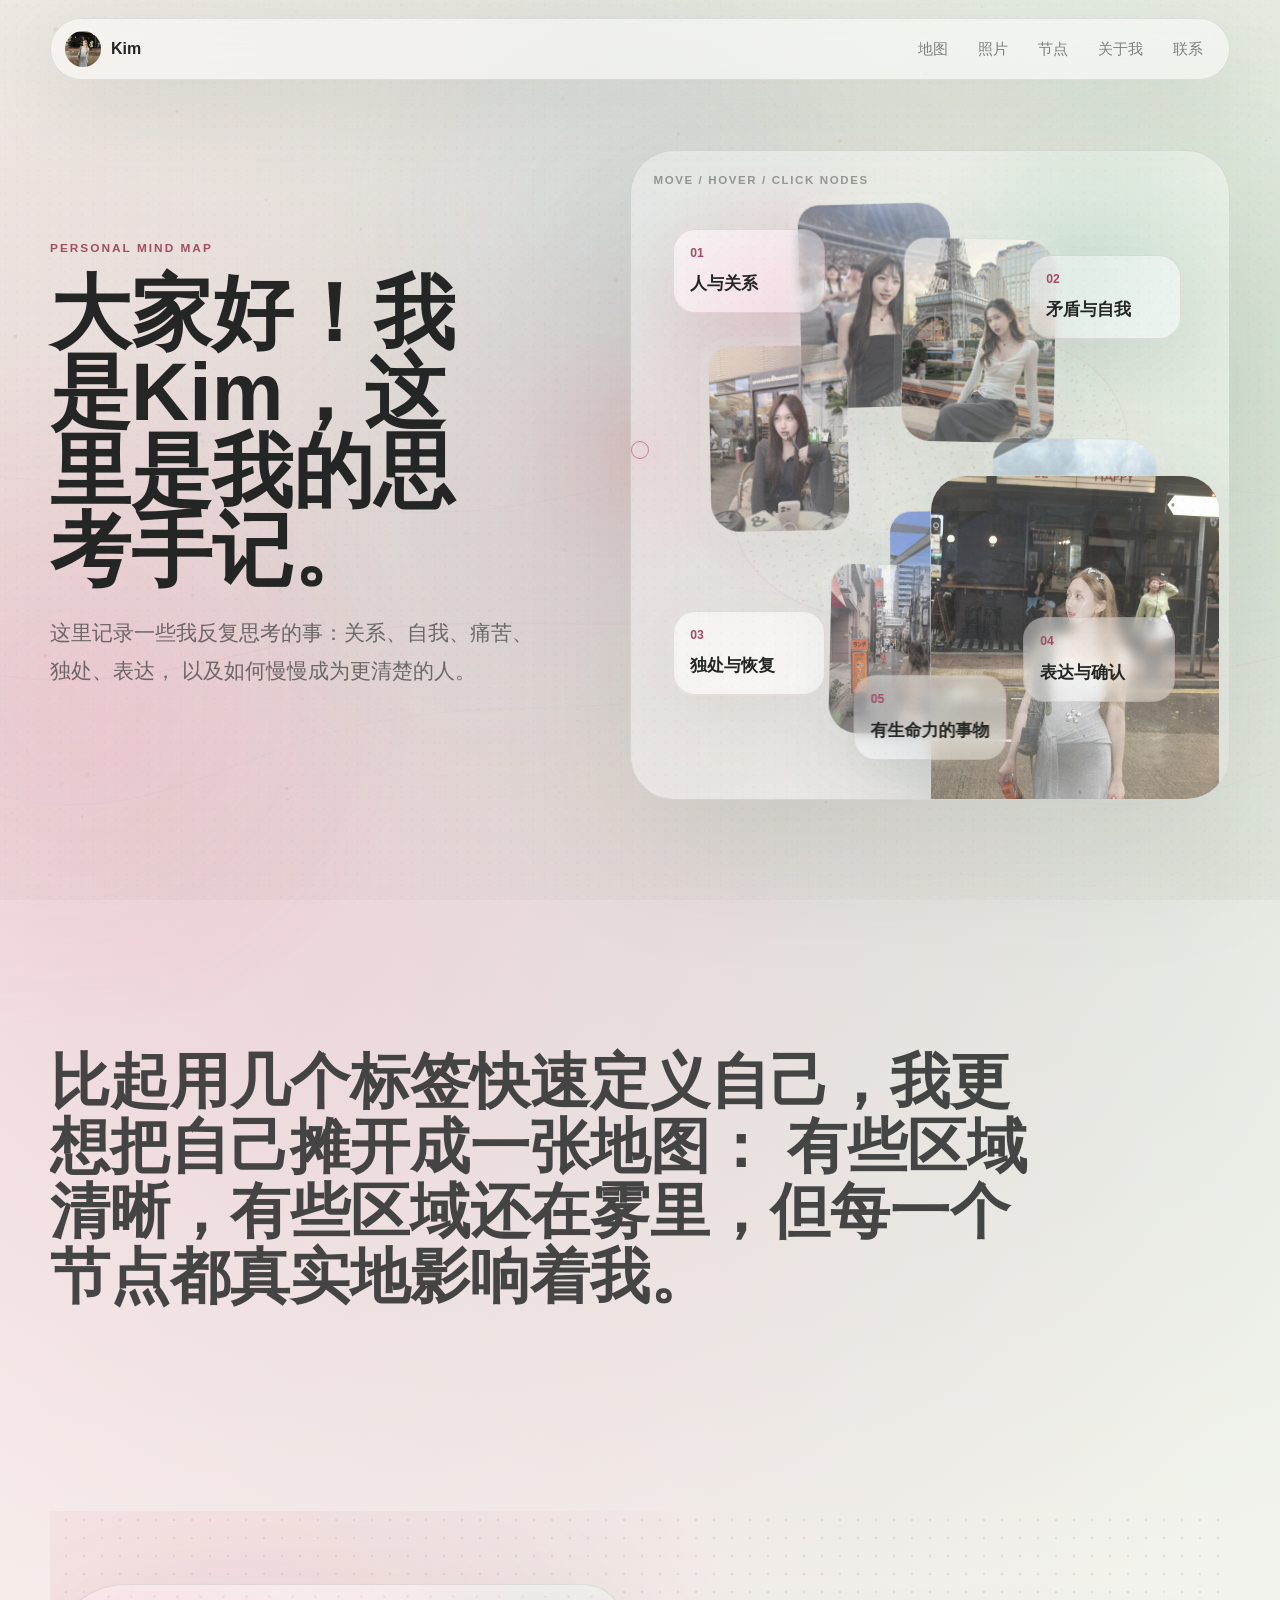
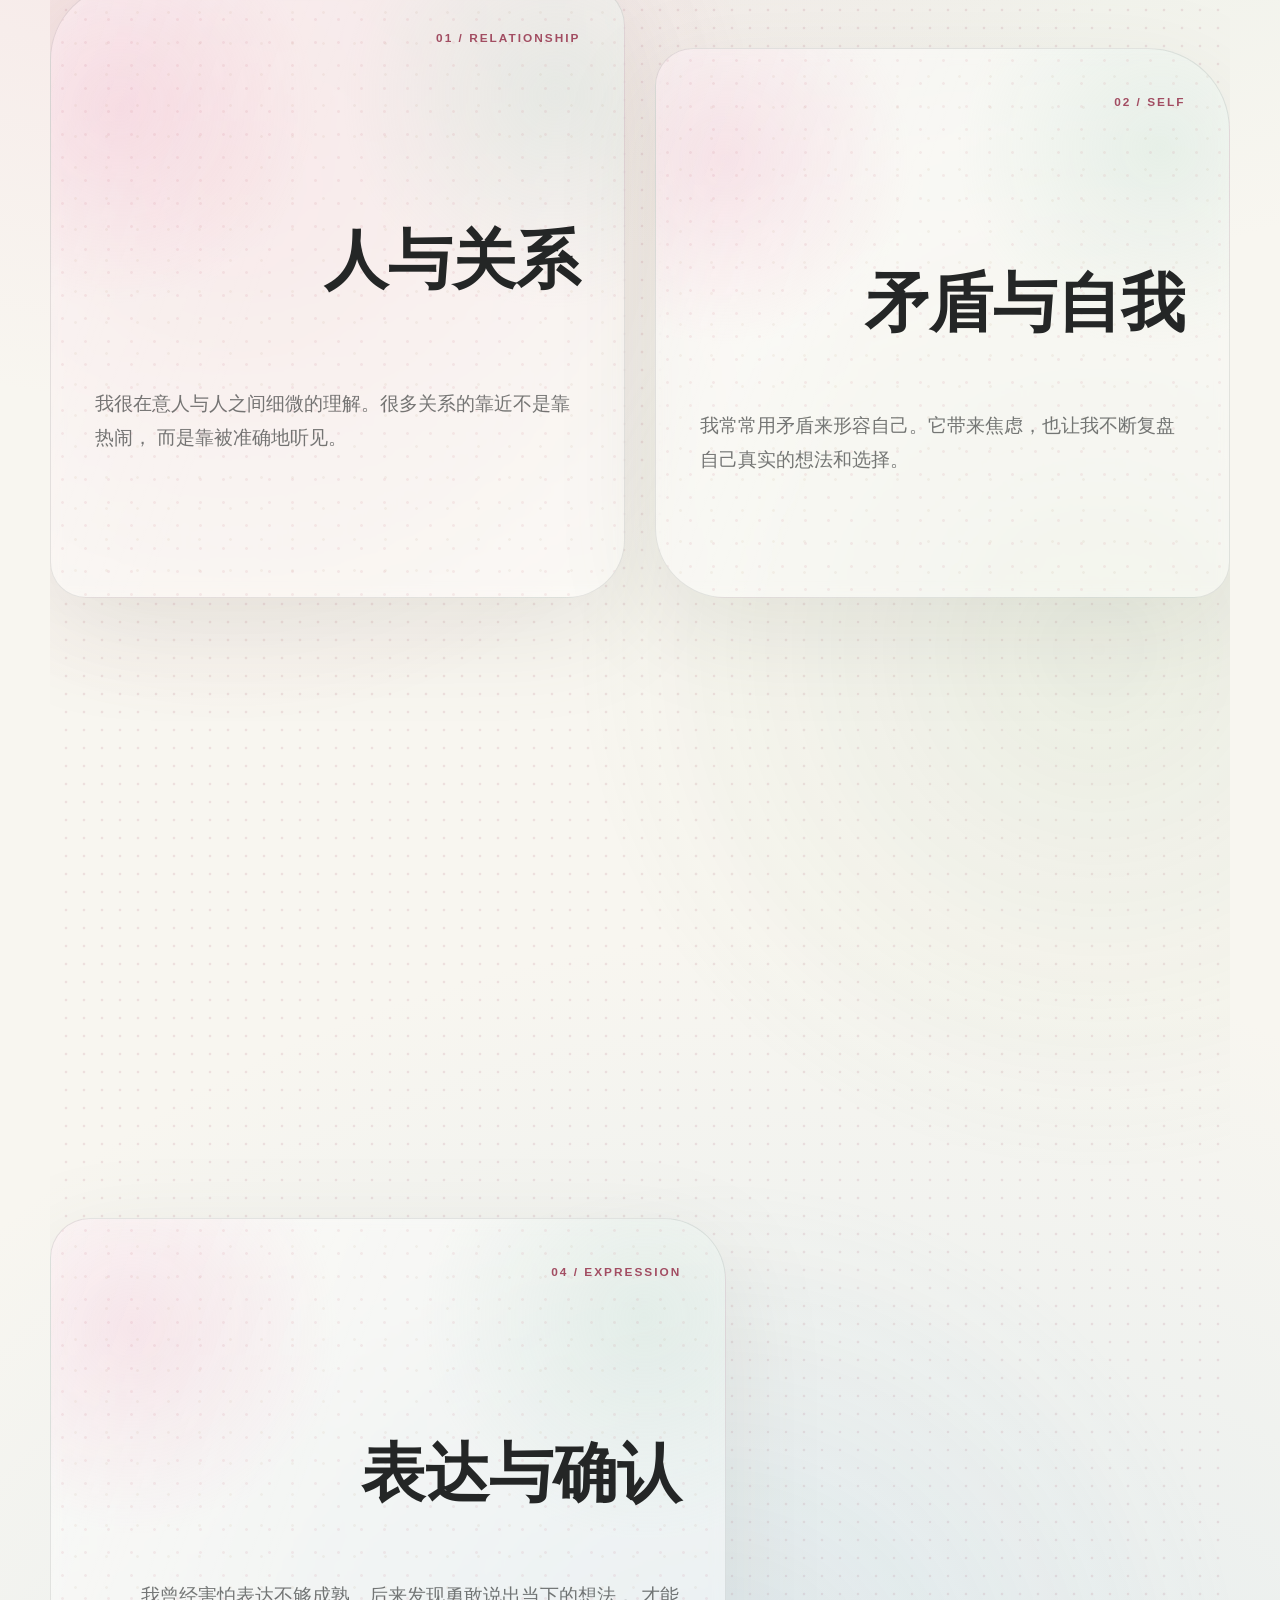
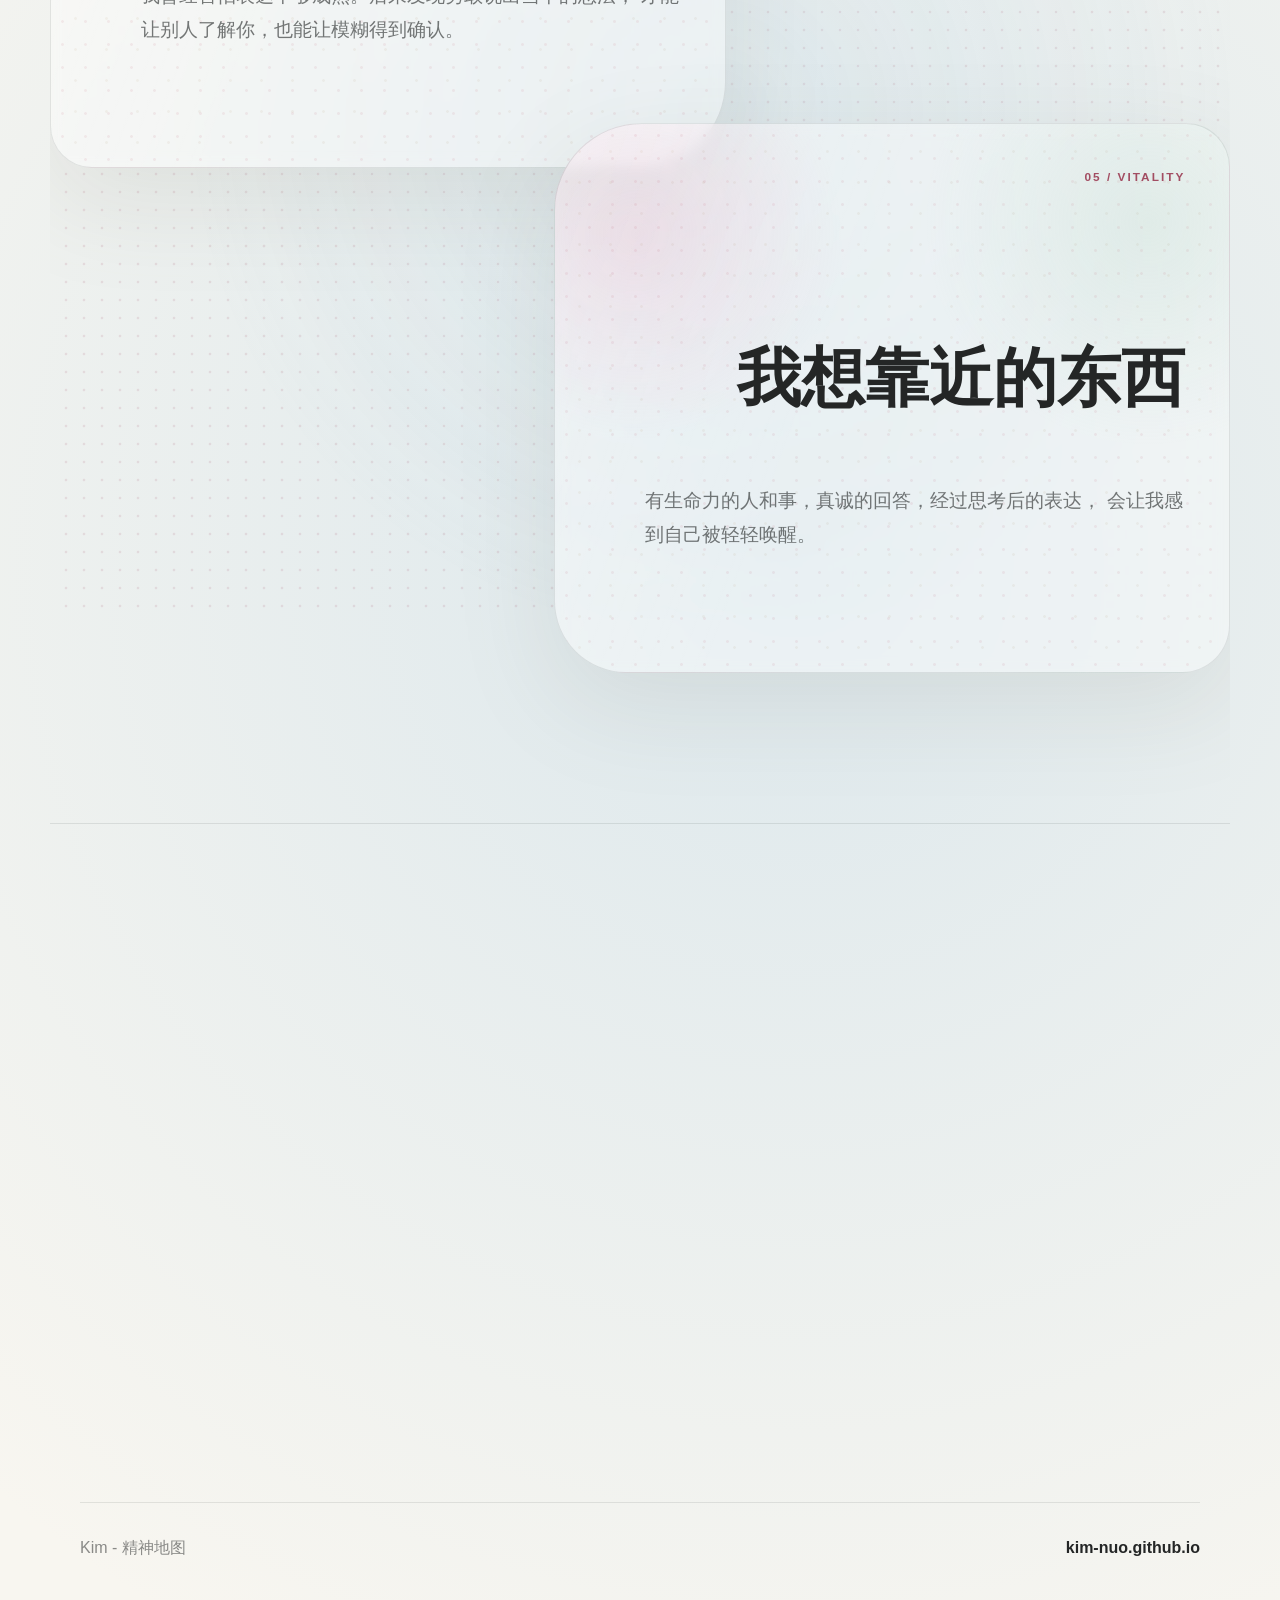
<file: index.html>
<!doctype html>
<html lang="zh-CN">
  <head>
    <meta charset="utf-8" />
    <meta name="viewport" content="width=device-width, initial-scale=1" />
    <title>Kim - 精神地图</title>
    <meta
      name="description"
      content="一张关于关系、自我、独处、表达和生命力的个人精神地图。"
    />
    <meta property="og:title" content="Kim - 精神地图" />
    <meta
      property="og:description"
      content="一张关于关系、自我、独处、表达和生命力的个人精神地图。"
    />
    <meta property="og:type" content="website" />
    <meta property="og:url" content="https://kim-nuo.github.io/" />
    <meta property="og:image" content="https://kim-nuo.github.io/assets/kim-avatar.jpg" />
    <meta property="og:image:alt" content="Kim 在街头的照片" />
    <meta property="og:image:type" content="image/jpeg" />
    <meta name="twitter:card" content="summary_large_image" />
    <meta name="twitter:title" content="Kim - 精神地图" />
    <meta
      name="twitter:description"
      content="一张关于关系、自我、独处、表达和生命力的个人精神地图。"
    />
    <meta name="twitter:image" content="https://kim-nuo.github.io/assets/kim-avatar.jpg" />
    <link rel="icon" href="assets/profile-mark.svg" />
    <link rel="stylesheet" href="assets/styles.css" />
  </head>
  <body class="mental-map-home">
    <a class="skip-link" href="#main">跳到正文</a>
    <canvas class="field-canvas map-canvas" id="field-canvas" aria-hidden="true"></canvas>
    <div class="interactive-cursor" aria-hidden="true"></div>
    <div class="map-noise" aria-hidden="true"></div>

    <header class="site-header map-nav">
      <a class="brand" href="index.html" aria-label="Kim 的首页">
        <img src="assets/kim-avatar.jpg" alt="" />
        <span>Kim</span>
      </a>
      <button class="nav-toggle" type="button" aria-expanded="false" aria-controls="site-nav">
        菜单
      </button>
      <nav class="site-nav" id="site-nav" aria-label="主导航">
        <a href="#map">地图</a>
        <a href="#photos">照片</a>
        <a href="#nodes">节点</a>
        <a href="about.html">关于我</a>
        <a href="connect.html">联系</a>
      </nav>
    </header>

    <main id="main">
      <section class="map-hero" id="map">
        <div class="map-hero-copy" data-reveal>
          <p class="map-kicker">Personal mind map</p>
          <h1>大家好！我是Kim，这里是我的思考手记。</h1>
          <p>
            这里记录一些我反复思考的事：关系、自我、痛苦、独处、表达，
            以及如何慢慢成为更清楚的人。
          </p>
        </div>

        <div class="map-board" aria-label="Kim 的精神地图节点">
          <p class="map-explore-hint">Move / hover / click nodes</p>
          <div class="map-photo-cloud" id="photos" aria-label="照片碎片">
            <figure class="memory-photo memory-photo-01 magnetic-card">
              <img src="assets/memory-photo-01.jpg" alt="在人群里的 Kim" width="1350" height="1800" loading="lazy" decoding="async" />
              <figcaption>在人群里，也保留一点自己的安静。</figcaption>
            </figure>
            <figure class="memory-photo memory-photo-02 magnetic-card">
              <img src="assets/memory-photo-02.jpg" alt="城市景观前的 Kim" width="1350" height="1800" loading="lazy" decoding="async" />
              <figcaption>像电影布景一样的一天。</figcaption>
            </figure>
            <figure class="memory-photo memory-photo-03 magnetic-card">
              <img src="assets/memory-photo-03.jpg" alt="高处城市风景里的 Kim" width="1350" height="1800" loading="lazy" decoding="async" />
              <figcaption>在很高的地方，看见风和城市。</figcaption>
            </figure>
            <figure class="memory-photo memory-photo-04 magnetic-card">
              <img src="assets/memory-photo-04.jpg" alt="走在街巷里的背影" width="1012" height="1800" loading="lazy" decoding="async" />
              <figcaption>街巷里的停顿，适合慢慢走。</figcaption>
            </figure>
            <figure class="memory-photo memory-photo-05 magnetic-card">
              <img src="assets/memory-photo-05.jpg" alt="下午茶时刻的 Kim" width="1350" height="1800" loading="lazy" decoding="async" />
              <figcaption>一个可以坐下来聊天的下午。</figcaption>
            </figure>
            <figure class="memory-photo memory-photo-06 magnetic-card">
              <img src="assets/memory-photo-06.jpg" alt="海边城市前的 Kim" width="1350" height="1800" loading="lazy" decoding="async" />
              <figcaption>靠近水，也靠近一点流动的自己。</figcaption>
            </figure>
          </div>

          <figure class="map-portrait magnetic-card" data-reveal>
            <img src="assets/kim-avatar.jpg" alt="Kim 在街头的照片" />
            <figcaption>center / Kim</figcaption>
          </figure>

          <a class="map-node node-relationship magnetic-card" href="#relationship">
            <span>01</span>
            <strong>人与关系</strong>
          </a>
          <a class="map-node node-self magnetic-card" href="#self">
            <span>02</span>
            <strong>矛盾与自我</strong>
          </a>
          <a class="map-node node-alone magnetic-card" href="#alone">
            <span>03</span>
            <strong>独处与恢复</strong>
          </a>
          <a class="map-node node-expression magnetic-card" href="#expression">
            <span>04</span>
            <strong>表达与确认</strong>
          </a>
          <a class="map-node node-life magnetic-card" href="#life">
            <span>05</span>
            <strong>有生命力的事物</strong>
          </a>
        </div>

        <aside class="map-inspector" aria-live="polite" aria-label="当前精神地图节点">
          <button class="map-inspector-close" type="button" aria-label="关闭节点详情">×</button>
          <p class="map-kicker">Selected node</p>
          <h2>先选择一个节点</h2>
          <p>点击地图上的任意节点，这里会展开对应的精神区域。</p>
        </aside>
      </section>

      <section class="map-thesis" data-reveal>
        <p>
          比起用几个标签快速定义自己，我更想把自己摊开成一张地图：
          有些区域清晰，有些区域还在雾里，但每一个节点都真实地影响着我。
        </p>
      </section>

      <section class="map-node-list fragment-wall" id="nodes" aria-label="精神地图内容节点">
        <article class="mind-card paper-fragment relation-fragment" id="relationship" data-reveal>
          <p class="map-kicker">01 / Relationship</p>
          <h2>人与关系</h2>
          <p>
            我很在意人与人之间细微的理解。很多关系的靠近不是靠热闹，
            而是靠被准确地听见。
          </p>
          <p class="fragment-note">和我聊天时，我会很在意那些没有直接说出口的部分。</p>
        </article>

        <article class="mind-card paper-fragment self-fragment" id="self" data-reveal>
          <p class="map-kicker">02 / Self</p>
          <h2>矛盾与自我</h2>
          <p>
            我常常用矛盾来形容自己。它带来焦虑，也让我不断复盘自己真实的想法和选择。
          </p>
          <p class="fragment-note">很多答案不是一下子出现的，而是在反复复盘里慢慢变清楚。</p>
        </article>

        <article class="mind-card paper-fragment with-image alone-fragment" id="alone" data-reveal>
          <img src="assets/kim-avatar.jpg" alt="街头照片局部" />
          <div>
            <p class="map-kicker">03 / Alone</p>
            <h2>独处与恢复</h2>
            <p>
              咖啡厅、艺术馆、阅读、看展，是我整理自己的方式，
              也是我和自己慢慢和解的出口。
            </p>
          </div>
        </article>

        <article class="mind-card paper-fragment expression-fragment" id="expression" data-reveal>
          <p class="map-kicker">04 / Expression</p>
          <h2>表达与确认</h2>
          <p>
            我曾经害怕表达不够成熟。后来发现勇敢说出当下的想法，
            才能让别人了解你，也能让模糊得到确认。
          </p>
          <p class="fragment-note">我正在练习把当下的想法说出来，而不是等它完全成熟。</p>
        </article>

        <article class="mind-card paper-fragment life-fragment" id="life" data-reveal>
          <p class="map-kicker">05 / Vitality</p>
          <h2>我想靠近的东西</h2>
          <p>
            有生命力的人和事，真诚的回答，经过思考后的表达，
            会让我感到自己被轻轻唤醒。
          </p>
          <p class="fragment-note">我想靠近那些让我重新感到轻盈和有力量的人与事。</p>
        </article>
      </section>

      <section class="map-ending" data-reveal>
        <p class="map-kicker">Connection</p>
        <h2>如果你也喜欢认真讨论一些真实的问题，可以来找我。</h2>
        <div class="map-actions">
          <a class="button primary" href="connect.html">联系 Kim</a>
          <a class="button ghost" href="likes.html">从兴趣开始</a>
        </div>
      </section>
    </main>

    <footer class="site-footer map-footer">
      <p>Kim - 精神地图</p>
      <a href="https://kim-nuo.github.io/">kim-nuo.github.io</a>
    </footer>

    <script src="assets/script.js"></script>
  </body>
</html>
</file>
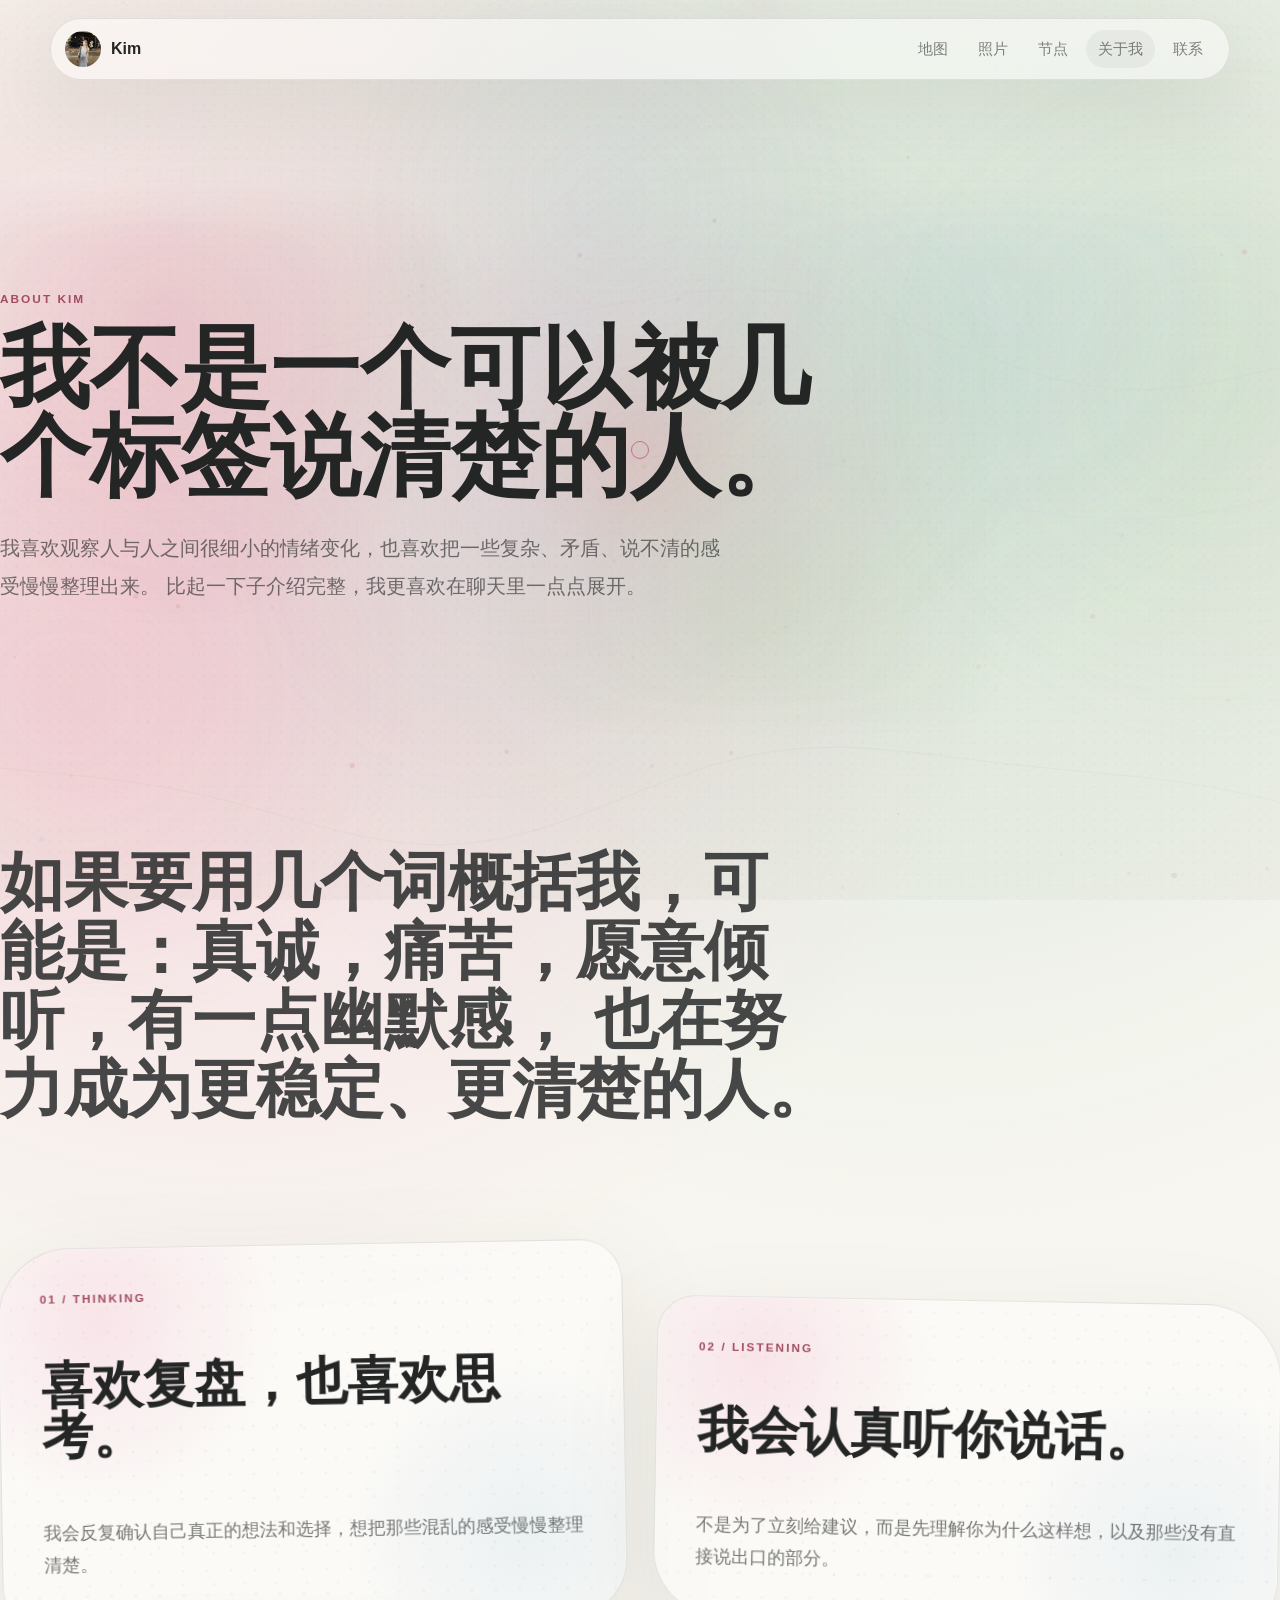
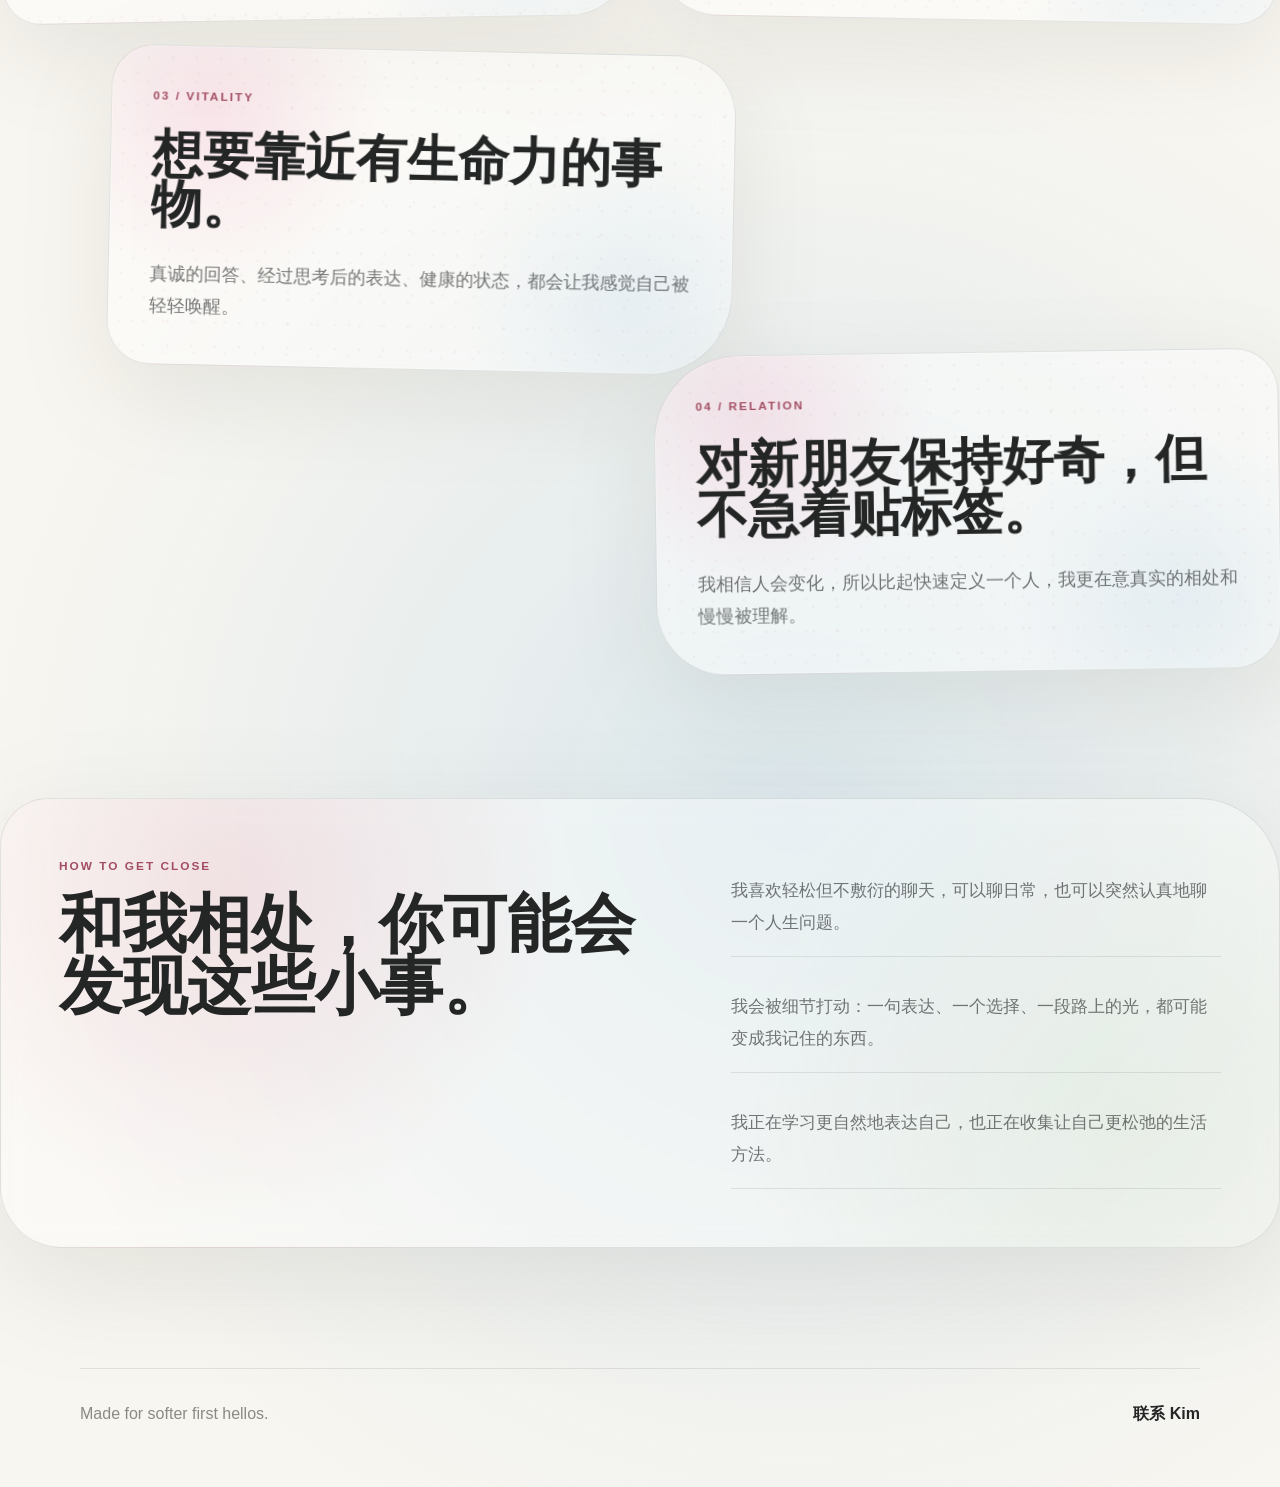
<file: about.html>
<!doctype html>
<html lang="zh-CN">
  <head>
    <meta charset="utf-8" />
    <meta name="viewport" content="width=device-width, initial-scale=1" />
    <title>关于我 - Kim</title>
    <meta name="description" content="更完整地认识 Kim：她的性格、当下状态、相处方式和精神地图。" />
    <link rel="icon" href="assets/profile-mark.svg" />
    <link rel="stylesheet" href="assets/styles.css" />
  </head>
  <body class="mental-map-home about-map-page">
    <a class="skip-link" href="#main">跳到正文</a>
    <canvas class="field-canvas map-canvas" id="field-canvas" aria-hidden="true"></canvas>
    <div class="interactive-cursor" aria-hidden="true"></div>
    <div class="map-noise" aria-hidden="true"></div>

    <header class="site-header map-nav">
      <a class="brand" href="index.html" aria-label="Kim 的首页">
        <img src="assets/kim-avatar.jpg" alt="" />
        <span>Kim</span>
      </a>
      <button class="nav-toggle" type="button" aria-expanded="false" aria-controls="site-nav">
        菜单
      </button>
      <nav class="site-nav" id="site-nav" aria-label="主导航">
        <a href="index.html#map">地图</a>
        <a href="index.html#photos">照片</a>
        <a href="index.html#nodes">节点</a>
        <a href="about.html" aria-current="page">关于我</a>
        <a href="connect.html">联系</a>
      </nav>
    </header>

    <main id="main" class="about-map">
      <section class="about-hero about-hero-textonly" data-reveal>
        <div class="about-hero-copy">
          <p class="map-kicker">About Kim</p>
          <h1>我不是一个可以被几个标签说清楚的人。</h1>
          <p>
            我喜欢观察人与人之间很细小的情绪变化，也喜欢把一些复杂、矛盾、说不清的感受慢慢整理出来。
            比起一下子介绍完整，我更喜欢在聊天里一点点展开。
          </p>
        </div>
      </section>

      <section class="about-statement" data-reveal>
        <p>
          如果要用几个词概括我，可能是：真诚，痛苦，愿意倾听，有一点幽默感，
          也在努力成为更稳定、更清楚的人。
        </p>
      </section>

      <section class="about-fragments" aria-label="现在的我">
        <article class="about-fragment magnetic-card" data-reveal>
          <p class="map-kicker">01 / Thinking</p>
          <h2>喜欢复盘，也喜欢思考。</h2>
          <p>我会反复确认自己真正的想法和选择，想把那些混乱的感受慢慢整理清楚。</p>
        </article>
        <article class="about-fragment magnetic-card" data-reveal>
          <p class="map-kicker">02 / Listening</p>
          <h2>我会认真听你说话。</h2>
          <p>不是为了立刻给建议，而是先理解你为什么这样想，以及那些没有直接说出口的部分。</p>
        </article>
        <article class="about-fragment magnetic-card" data-reveal>
          <p class="map-kicker">03 / Vitality</p>
          <h2>想要靠近有生命力的事物。</h2>
          <p>真诚的回答、经过思考后的表达、健康的状态，都会让我感觉自己被轻轻唤醒。</p>
        </article>
        <article class="about-fragment magnetic-card" data-reveal>
          <p class="map-kicker">04 / Relation</p>
          <h2>对新朋友保持好奇，但不急着贴标签。</h2>
          <p>我相信人会变化，所以比起快速定义一个人，我更在意真实的相处和慢慢被理解。</p>
        </article>
      </section>

      <section class="about-companion" data-reveal>
        <div>
          <p class="map-kicker">How to get close</p>
          <h2>和我相处，你可能会发现这些小事。</h2>
        </div>
        <div class="about-note-list">
          <p>我喜欢轻松但不敷衍的聊天，可以聊日常，也可以突然认真地聊一个人生问题。</p>
          <p>我会被细节打动：一句表达、一个选择、一段路上的光，都可能变成我记住的东西。</p>
          <p>我正在学习更自然地表达自己，也正在收集让自己更松弛的生活方法。</p>
        </div>
      </section>
    </main>

    <footer class="site-footer map-footer">
      <p>Made for softer first hellos.</p>
      <a href="connect.html">联系 Kim</a>
    </footer>
    <script src="assets/script.js"></script>
  </body>
</html>
</file>
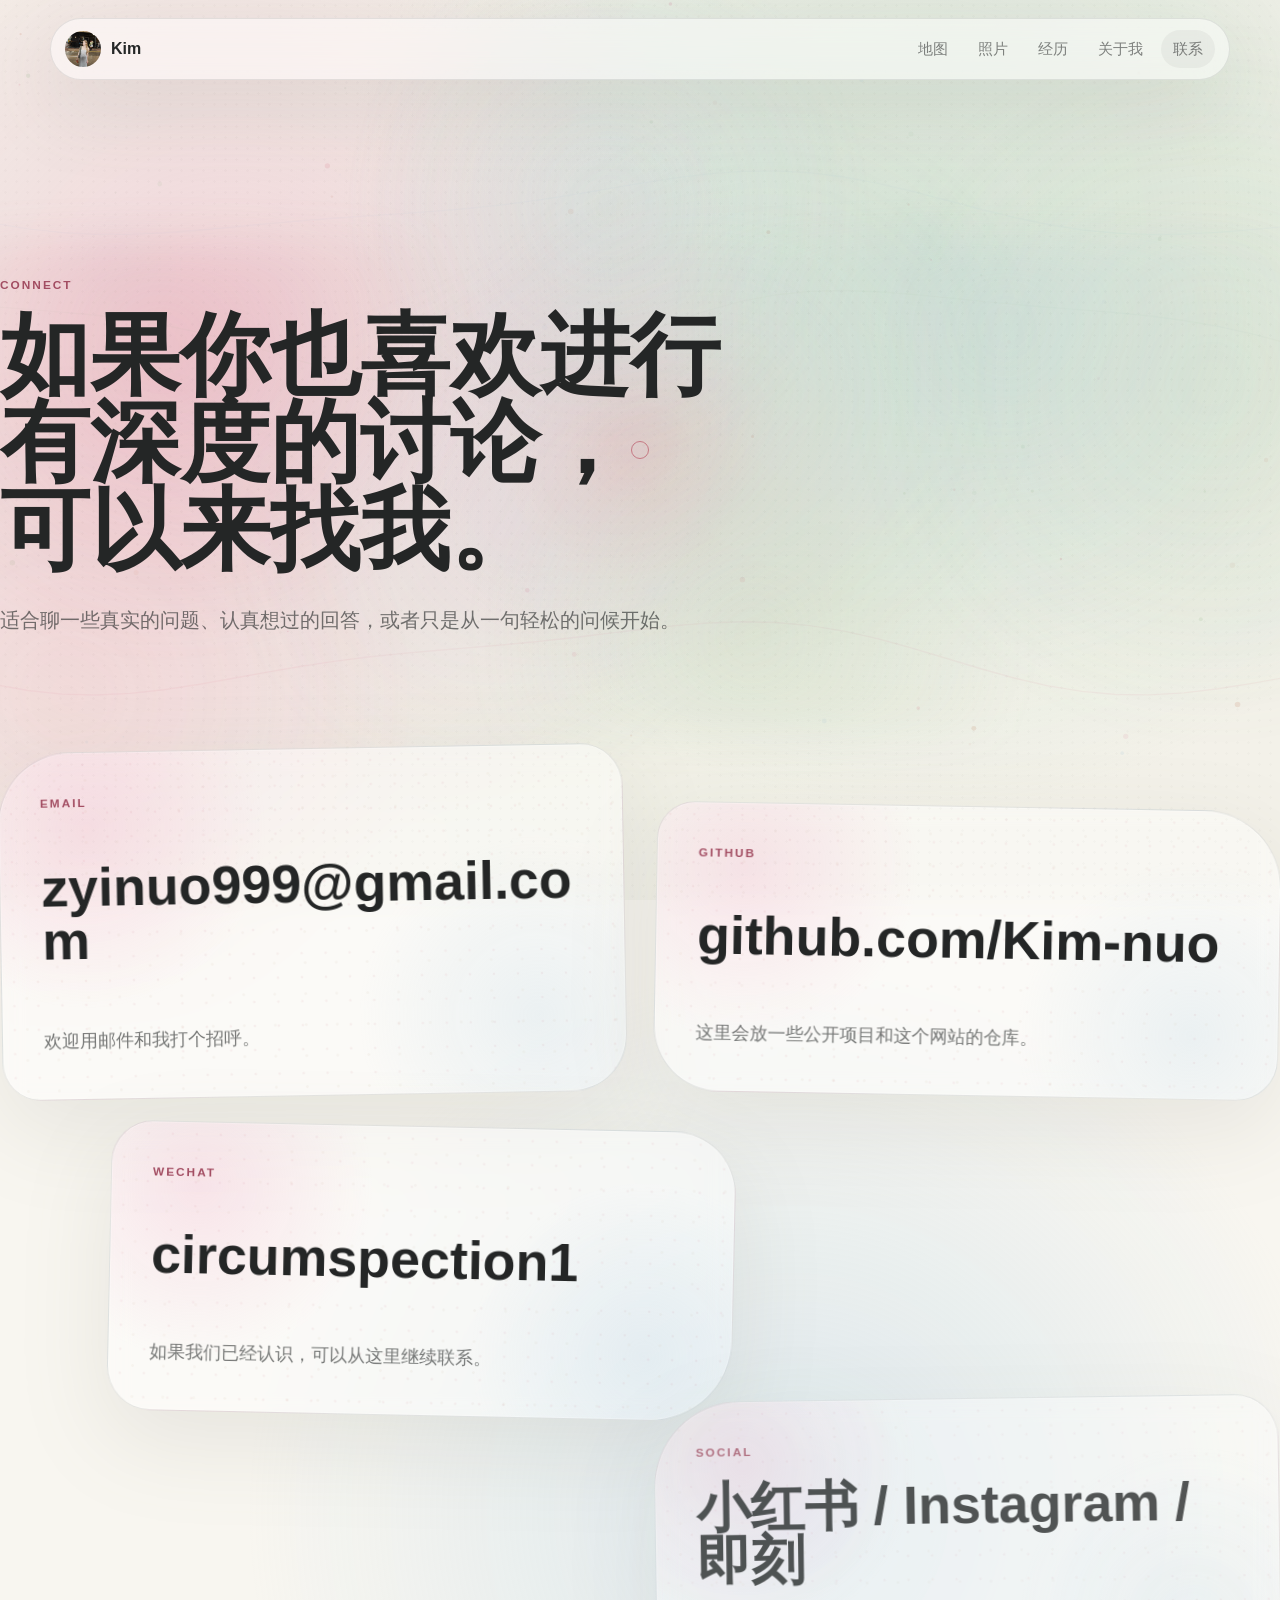
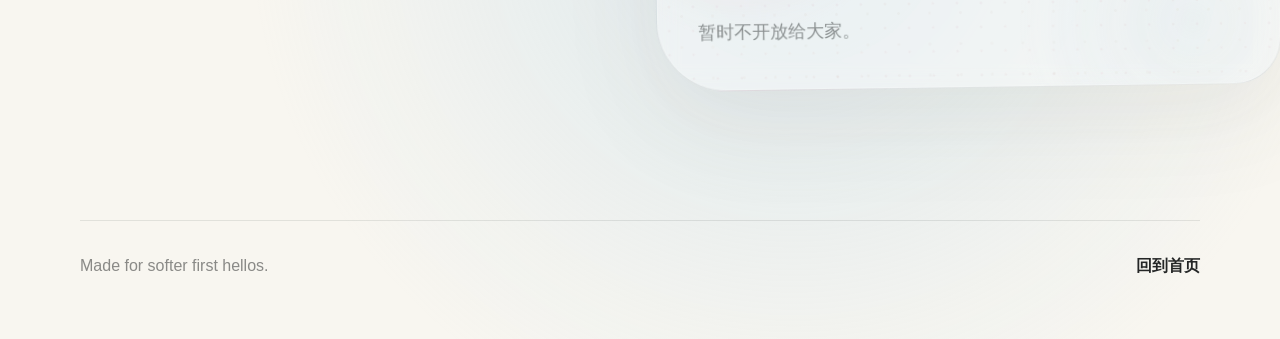
<file: connect.html>
<!doctype html>
<html lang="zh-CN">
  <head>
    <meta charset="utf-8" />
    <meta name="viewport" content="width=device-width, initial-scale=1" />
    <title>联系 Kim</title>
    <meta name="description" content="找到 Kim，发起一次轻松但不敷衍的聊天。" />
    <link rel="icon" href="assets/profile-mark.svg" />
    <link rel="stylesheet" href="assets/styles.css" />
  </head>
  <body class="mental-map-home connect-map-page">
    <a class="skip-link" href="#main">跳到正文</a>
    <canvas class="field-canvas map-canvas" id="field-canvas" aria-hidden="true"></canvas>
    <div class="interactive-cursor" aria-hidden="true"></div>
    <div class="map-noise" aria-hidden="true"></div>

    <header class="site-header map-nav">
      <a class="brand" href="index.html" aria-label="Kim 的首页">
        <img src="assets/kim-avatar.jpg" alt="" />
        <span>Kim</span>
      </a>
      <button class="nav-toggle" type="button" aria-expanded="false" aria-controls="site-nav">
        菜单
      </button>
      <nav class="site-nav" id="site-nav" aria-label="主导航">
        <a href="index.html#map">地图</a>
        <a href="index.html#photos">照片</a>
        <a href="stories.html">经历</a>
        <a href="about.html">关于我</a>
        <a href="connect.html" aria-current="page">联系</a>
      </nav>
    </header>

    <main id="main" class="connect-map">
      <section class="connect-map-hero" data-reveal>
        <p class="map-kicker">Connect</p>
        <h1>如果你也喜欢进行有深度的讨论，可以来找我。</h1>
        <p>
          适合聊一些真实的问题、认真想过的回答，或者只是从一句轻松的问候开始。
        </p>
      </section>

      <section class="connect-fragments" aria-label="联系方式">
        <a class="connect-fragment magnetic-card" href="mailto:zyinuo999@gmail.com" data-reveal>
          <p class="map-kicker">Email</p>
          <h2>zyinuo999@gmail.com</h2>
          <p>欢迎用邮件和我打个招呼。</p>
        </a>
        <a class="connect-fragment magnetic-card" href="https://github.com/Kim-nuo" target="_blank" rel="noreferrer" data-reveal>
          <p class="map-kicker">GitHub</p>
          <h2>github.com/Kim-nuo</h2>
          <p>这里会放一些公开项目和这个网站的仓库。</p>
        </a>
        <article class="connect-fragment magnetic-card" data-reveal>
          <p class="map-kicker">WeChat</p>
          <h2>circumspection1</h2>
          <p>如果我们已经认识，可以从这里继续联系。</p>
        </article>
        <article class="connect-fragment magnetic-card is-muted" data-reveal>
          <p class="map-kicker">Social</p>
          <h2>小红书 / Instagram / 即刻</h2>
          <p>暂时不开放给大家。</p>
        </article>
      </section>
    </main>

    <footer class="site-footer map-footer">
      <p>Made for softer first hellos.</p>
      <a href="index.html">回到首页</a>
    </footer>
    <script src="assets/script.js"></script>
  </body>
</html>
</file>
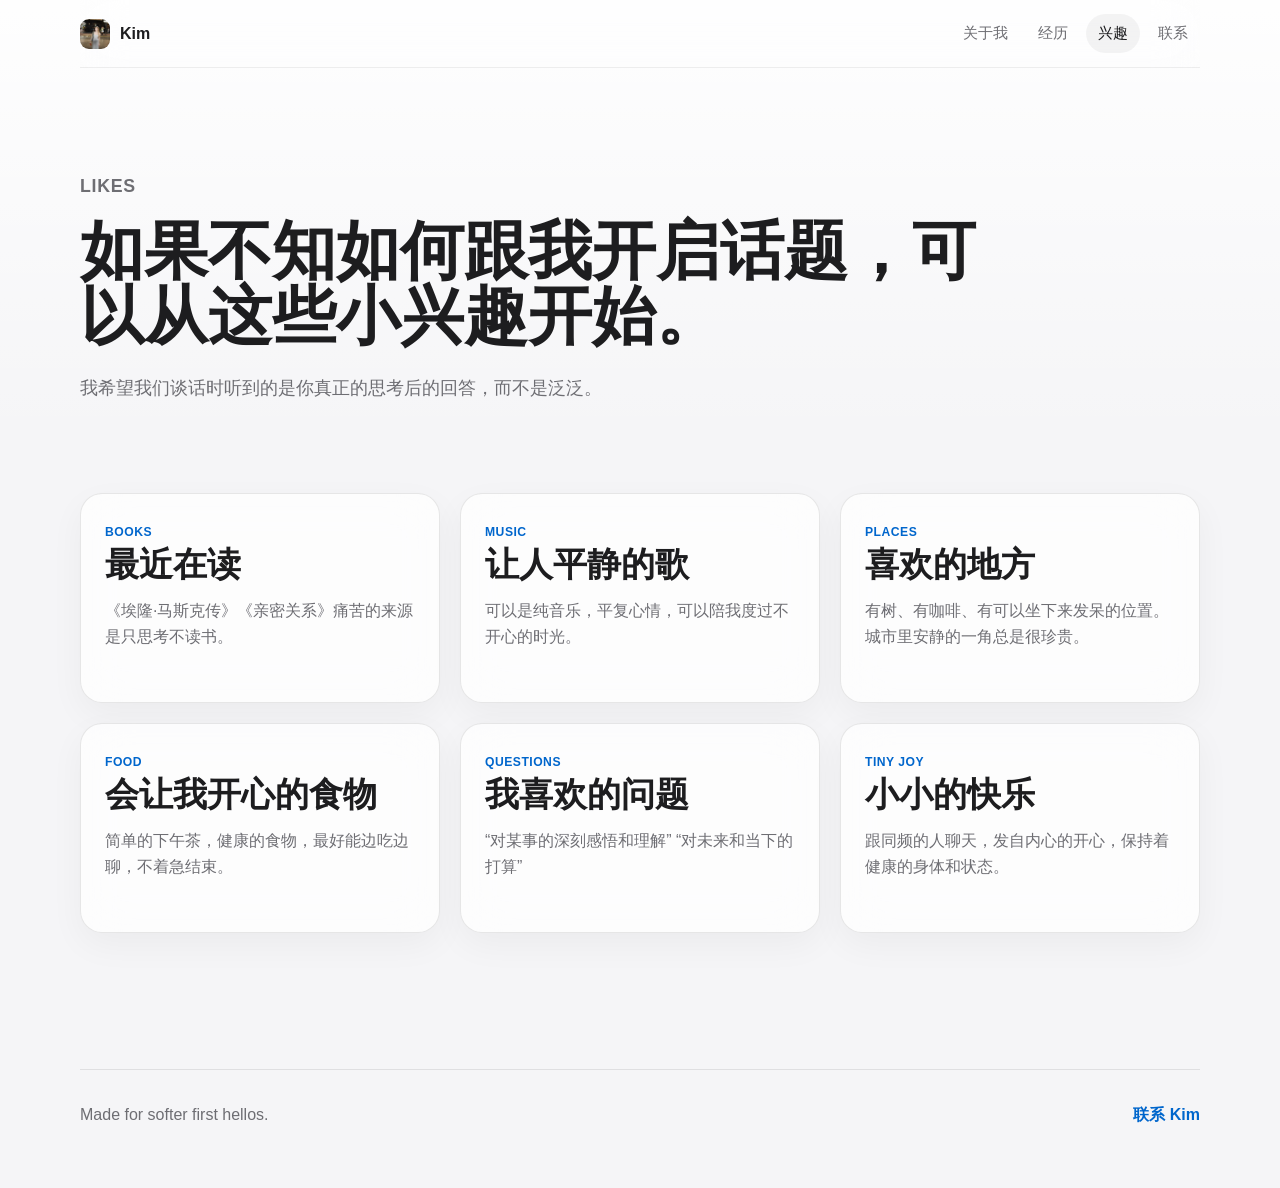
<file: likes.html>
<!doctype html>
<html lang="zh-CN">
  <head>
    <meta charset="utf-8" />
    <meta name="viewport" content="width=device-width, initial-scale=1" />
    <title>兴趣清单 - Kim</title>
    <meta name="description" content="Kim 喜欢的书、音乐、城市、食物和可以开启聊天的话题。" />
    <link rel="icon" href="assets/profile-mark.svg" />
    <link rel="stylesheet" href="assets/styles.css" />
  </head>
  <body>
    <a class="skip-link" href="#main">跳到正文</a>
    <header class="site-header">
      <a class="brand" href="index.html" aria-label="Kim 的首页">
        <img src="assets/kim-avatar.jpg" alt="" />
        <span>Kim</span>
      </a>
      <button class="nav-toggle" type="button" aria-expanded="false" aria-controls="site-nav">
        菜单
      </button>
      <nav class="site-nav" id="site-nav" aria-label="主导航">
        <a href="about.html">关于我</a>
        <a href="stories.html">经历</a>
        <a href="likes.html" aria-current="page">兴趣</a>
        <a href="connect.html">联系</a>
      </nav>
    </header>

    <main id="main" class="page">
      <section class="page-heading">
        <p class="eyebrow">Likes</p>
        <h1>如果不知如何跟我开启话题，可以从这些小兴趣开始。</h1>
        <p>我希望我们谈话时听到的是你真正的思考后的回答，而不是泛泛。</p>
      </section>

      <section class="likes-grid">
        <article class="like-card">
          <span>Books</span>
          <h2>最近在读</h2>
          <p>《埃隆·马斯克传》《亲密关系》痛苦的来源是只思考不读书。</p>
        </article>
        <article class="like-card">
          <span>Music</span>
          <h2>让人平静的歌</h2>
          <p>可以是纯音乐，平复心情，可以陪我度过不开心的时光。</p>
        </article>
        <article class="like-card">
          <span>Places</span>
          <h2>喜欢的地方</h2>
          <p>有树、有咖啡、有可以坐下来发呆的位置。城市里安静的一角总是很珍贵。</p>
        </article>
        <article class="like-card">
          <span>Food</span>
          <h2>会让我开心的食物</h2>
          <p>简单的下午茶，健康的食物，最好能边吃边聊，不着急结束。</p>
        </article>
        <article class="like-card">
          <span>Questions</span>
          <h2>我喜欢的问题</h2>
          <p>“对某事的深刻感悟和理解” “对未来和当下的打算”</p>
        </article>
        <article class="like-card">
          <span>Tiny joy</span>
          <h2>小小的快乐</h2>
          <p>跟同频的人聊天，发自内心的开心，保持着健康的身体和状态。</p>
        </article>
      </section>
    </main>

    <footer class="site-footer">
      <p>Made for softer first hellos.</p>
      <a href="connect.html">联系 Kim</a>
    </footer>
    <script src="assets/script.js"></script>
  </body>
</html>
</file>
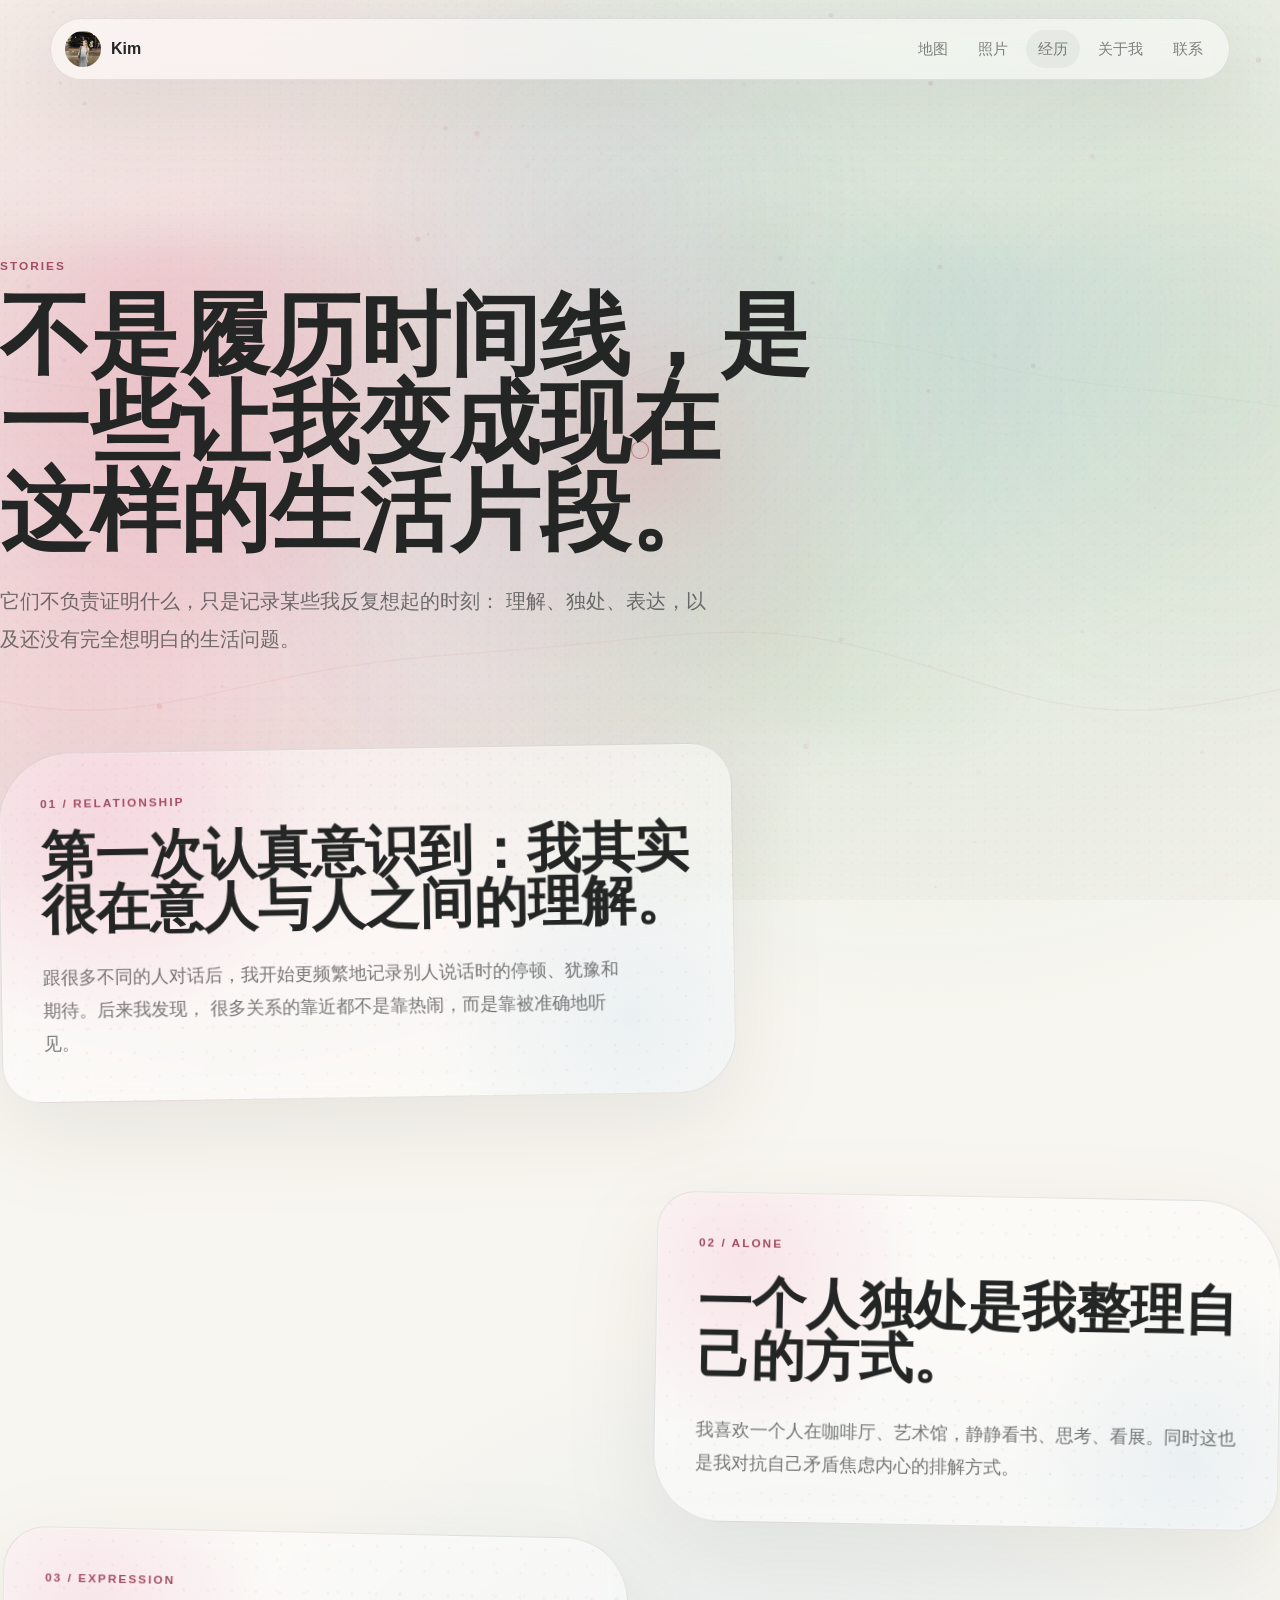
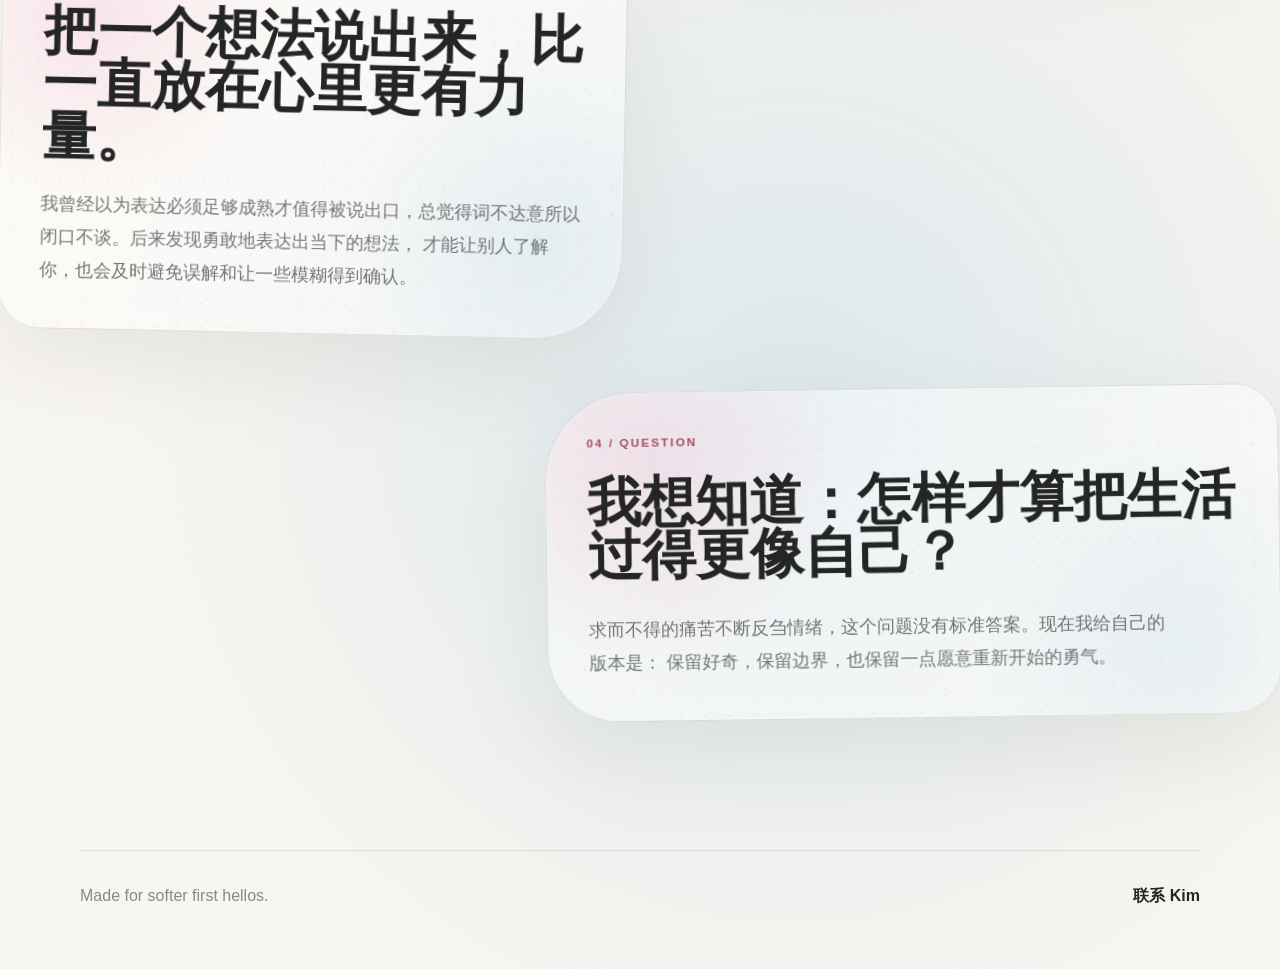
<file: stories.html>
<!doctype html>
<html lang="zh-CN">
  <head>
    <meta charset="utf-8" />
    <meta name="viewport" content="width=device-width, initial-scale=1" />
    <title>生活片段 - Kim</title>
    <meta name="description" content="一些形成 Kim 的生活片段和小故事。" />
    <link rel="icon" href="assets/profile-mark.svg" />
    <link rel="stylesheet" href="assets/styles.css" />
  </head>
  <body class="mental-map-home stories-map-page">
    <a class="skip-link" href="#main">跳到正文</a>
    <canvas class="field-canvas map-canvas" id="field-canvas" aria-hidden="true"></canvas>
    <div class="interactive-cursor" aria-hidden="true"></div>
    <div class="map-noise" aria-hidden="true"></div>

    <header class="site-header map-nav">
      <a class="brand" href="index.html" aria-label="Kim 的首页">
        <img src="assets/kim-avatar.jpg" alt="" />
        <span>Kim</span>
      </a>
      <button class="nav-toggle" type="button" aria-expanded="false" aria-controls="site-nav">
        菜单
      </button>
      <nav class="site-nav" id="site-nav" aria-label="主导航">
        <a href="index.html#map">地图</a>
        <a href="index.html#photos">照片</a>
        <a href="stories.html" aria-current="page">经历</a>
        <a href="about.html">关于我</a>
        <a href="connect.html">联系</a>
      </nav>
    </header>

    <main id="main" class="story-map">
      <section class="story-hero" data-reveal>
        <p class="map-kicker">Stories</p>
        <h1>不是履历时间线，是一些让我变成现在这样的生活片段。</h1>
        <p>
          它们不负责证明什么，只是记录某些我反复想起的时刻：
          理解、独处、表达，以及还没有完全想明白的生活问题。
        </p>
      </section>

      <section class="story-fragment-list" aria-label="生活故事">
        <article class="story-fragment magnetic-card" data-reveal>
          <p class="map-kicker">01 / Relationship</p>
          <h2>第一次认真意识到：我其实很在意人与人之间的理解。</h2>
          <p>
            跟很多不同的人对话后，我开始更频繁地记录别人说话时的停顿、犹豫和期待。后来我发现，
            很多关系的靠近都不是靠热闹，而是靠被准确地听见。
          </p>
        </article>
        <article class="story-fragment magnetic-card" data-reveal>
          <p class="map-kicker">02 / Alone</p>
          <h2>一个人独处是我整理自己的方式。</h2>
          <p>
            我喜欢一个人在咖啡厅、艺术馆，静静看书、思考、看展。同时这也是我对抗自己矛盾焦虑内心的排解方式。
          </p>
        </article>
        <article class="story-fragment magnetic-card" data-reveal>
          <p class="map-kicker">03 / Expression</p>
          <h2>把一个想法说出来，比一直放在心里更有力量。</h2>
          <p>
            我曾经以为表达必须足够成熟才值得被说出口，总觉得词不达意所以闭口不谈。后来发现勇敢地表达出当下的想法，
            才能让别人了解你，也会及时避免误解和让一些模糊得到确认。
          </p>
        </article>
        <article class="story-fragment magnetic-card" data-reveal>
          <p class="map-kicker">04 / Question</p>
          <h2>我想知道：怎样才算把生活过得更像自己？</h2>
          <p>
            求而不得的痛苦不断反刍情绪，这个问题没有标准答案。现在我给自己的版本是：
            保留好奇，保留边界，也保留一点愿意重新开始的勇气。
          </p>
        </article>
      </section>
    </main>

    <footer class="site-footer map-footer">
      <p>Made for softer first hellos.</p>
      <a href="connect.html">联系 Kim</a>
    </footer>
    <script src="assets/script.js"></script>
  </body>
</html>
</file>
<file: assets/styles.css>
:root {
  --bg: #f5f5f7;
  --surface: rgba(255, 255, 255, 0.74);
  --surface-solid: #ffffff;
  --ink: #1d1d1f;
  --muted: #6e6e73;
  --line: rgba(29, 29, 31, 0.1);
  --accent: #0071e3;
  --accent-strong: #0066cc;
  --accent-soft: rgba(0, 113, 227, 0.1);
  --shadow: 0 22px 60px rgba(0, 0, 0, 0.08);
  --radius: 22px;
  color-scheme: light;
}

* {
  box-sizing: border-box;
}

html {
  scroll-behavior: smooth;
}

body {
  margin: 0;
  background:
    linear-gradient(180deg, rgba(255, 255, 255, 0.92), rgba(245, 245, 247, 0) 440px),
    var(--bg);
  color: var(--ink);
  font-family:
    -apple-system, BlinkMacSystemFont, "Segoe UI", "PingFang SC", "Hiragino Sans GB",
    "Microsoft YaHei", "Noto Sans CJK SC", sans-serif;
  font-size: 16px;
  line-height: 1.62;
  -webkit-font-smoothing: antialiased;
  text-rendering: optimizeLegibility;
}

img {
  max-width: 100%;
  display: block;
}

a {
  color: inherit;
  text-decoration: none;
}

p,
h1,
h2,
h3 {
  margin-top: 0;
}

.skip-link {
  position: absolute;
  top: 12px;
  left: 12px;
  z-index: 20;
  transform: translateY(-140%);
  background: var(--ink);
  color: white;
  padding: 8px 12px;
  border-radius: 999px;
}

.skip-link:focus {
  transform: translateY(0);
}

.site-header {
  position: sticky;
  top: 0;
  z-index: 10;
  width: min(1120px, calc(100% - 32px));
  margin: 0 auto;
  min-height: 68px;
  display: flex;
  align-items: center;
  justify-content: space-between;
  gap: 24px;
  border-bottom: 1px solid rgba(29, 29, 31, 0.07);
  backdrop-filter: saturate(180%) blur(20px);
}

.brand {
  display: inline-flex;
  align-items: center;
  gap: 10px;
  font-weight: 700;
  letter-spacing: 0;
}

.brand img {
  width: 30px;
  height: 30px;
  border-radius: 9px;
  object-fit: cover;
  object-position: 54% 32%;
}

.site-nav {
  display: flex;
  align-items: center;
  gap: 6px;
}

.site-nav a {
  color: var(--muted);
  border-radius: 999px;
  padding: 7px 12px;
  font-size: 0.94rem;
  transition:
    background 160ms ease,
    color 160ms ease,
    transform 160ms ease;
}

.site-nav a:hover,
.site-nav a[aria-current="page"] {
  background: rgba(0, 0, 0, 0.045);
  color: var(--ink);
}

.site-nav a:hover {
  transform: translateY(-1px);
}

.nav-toggle {
  display: none;
  border: 1px solid var(--line);
  border-radius: 999px;
  padding: 8px 12px;
  background: rgba(255, 255, 255, 0.72);
  color: var(--ink);
  backdrop-filter: blur(18px);
}

main {
  width: min(1120px, calc(100% - 32px));
  margin: 0 auto;
}

.home-page main {
  width: 100%;
}

.home-page .tag-strip,
.home-page .section {
  width: min(1120px, calc(100% - 32px));
  margin-inline: auto;
}

.hero {
  min-height: calc(100vh - 120px);
  display: grid;
  grid-template-columns: minmax(0, 1.15fr) minmax(280px, 0.85fr);
  align-items: center;
  gap: 56px;
  padding: 52px 0 72px;
}

.immersive-hero {
  position: relative;
  width: 100%;
  min-height: calc(100vh - 68px);
  grid-template-columns: minmax(0, 0.9fr) minmax(260px, 0.62fr);
  gap: clamp(24px, 5vw, 72px);
  overflow: hidden;
  padding: clamp(56px, 9vw, 104px) max(32px, calc((100vw - 1120px) / 2)) clamp(58px, 8vw, 96px);
  isolation: isolate;
}

.hero-scene {
  position: absolute;
  inset: 0;
  z-index: -3;
  width: 100%;
  height: 100%;
  background:
    radial-gradient(circle at 76% 20%, rgba(0, 113, 227, 0.18), transparent 34%),
    radial-gradient(circle at 18% 72%, rgba(255, 255, 255, 0.96), transparent 34%),
    linear-gradient(180deg, #fbfbfd 0%, #f5f5f7 100%);
}

.hero-glow {
  position: absolute;
  inset: 0;
  z-index: -2;
  pointer-events: none;
  background:
    linear-gradient(90deg, rgba(245, 245, 247, 0.88) 0%, rgba(245, 245, 247, 0.58) 42%, rgba(245, 245, 247, 0.12) 100%),
    linear-gradient(180deg, rgba(255, 255, 255, 0.45), rgba(245, 245, 247, 0.72));
}

.immersive-hero .hero-copy {
  max-width: 720px;
  align-self: center;
  padding: clamp(18px, 3vw, 30px);
  border: 1px solid rgba(255, 255, 255, 0.58);
  border-radius: 28px;
  background: rgba(255, 255, 255, 0.44);
  box-shadow: 0 28px 80px rgba(0, 0, 0, 0.08);
  backdrop-filter: saturate(160%) blur(28px);
}

.hero-portrait {
  align-self: center;
  margin: 0;
  transform: perspective(900px) rotateY(-10deg) rotateX(2deg);
  transition: transform 300ms ease;
}

.hero-portrait:hover {
  transform: perspective(900px) rotateY(-6deg) rotateX(1deg) translateY(-4px);
}

.hero-portrait img {
  width: min(440px, 100%);
  aspect-ratio: 4 / 5;
  border-radius: 32px;
  object-fit: cover;
  object-position: 56% 42%;
  box-shadow:
    0 38px 95px rgba(0, 0, 0, 0.18),
    inset 0 0 0 1px rgba(255, 255, 255, 0.3);
}

.hero-portrait figcaption {
  margin-top: 14px;
  color: rgba(29, 29, 31, 0.52);
  font-size: 0.78rem;
  font-weight: 700;
  letter-spacing: 0.08em;
  text-transform: uppercase;
  text-align: right;
}

.eyebrow,
.card-kicker,
.story-time,
.like-card span,
.contact-card span {
  color: var(--accent-strong);
  font-size: 0.76rem;
  font-weight: 700;
  letter-spacing: 0.04em;
  text-transform: uppercase;
}

h1 {
  max-width: 920px;
  font-size: clamp(2.5rem, 6.6vw, 5.9rem);
  line-height: 1.03;
  letter-spacing: 0;
  margin-bottom: 24px;
  font-weight: 760;
}

h2 {
  font-size: clamp(1.35rem, 3vw, 2.15rem);
  line-height: 1.18;
  letter-spacing: 0;
  margin-bottom: 14px;
  font-weight: 730;
}

h3 {
  font-size: 1.04rem;
  line-height: 1.35;
  letter-spacing: 0;
  margin-bottom: 8px;
  font-weight: 700;
}

.hero-text,
.page-heading p,
.connect-hero p {
  max-width: 680px;
  color: var(--muted);
  font-size: 1.11rem;
}

.hero-actions {
  display: flex;
  flex-wrap: wrap;
  gap: 12px;
  margin-top: 30px;
}

.button {
  display: inline-flex;
  align-items: center;
  justify-content: center;
  min-height: 44px;
  border-radius: 999px;
  padding: 9px 18px;
  font-weight: 650;
  border: 1px solid transparent;
  transition:
    transform 160ms ease,
    box-shadow 160ms ease,
    background 160ms ease;
}

.button:hover {
  transform: translateY(-2px);
}

.button.primary {
  background: var(--accent);
  color: white;
  box-shadow: 0 12px 28px rgba(0, 113, 227, 0.24);
}

.button.ghost {
  background: rgba(255, 255, 255, 0.72);
  border-color: var(--line);
  backdrop-filter: blur(18px);
}

.hero-visual {
  margin: 0;
  padding: 32px;
  border: 1px solid var(--line);
  border-radius: var(--radius);
  background:
    linear-gradient(145deg, rgba(255, 255, 255, 0.92), rgba(255, 255, 255, 0.52)),
    var(--surface-solid);
  box-shadow: var(--shadow);
  backdrop-filter: saturate(140%) blur(24px);
}

.hero-visual img {
  width: 100%;
  aspect-ratio: 1;
  margin: 0 auto;
  border-radius: calc(var(--radius) - 8px);
  object-fit: cover;
  object-position: 57% 45%;
}

.tag-strip {
  display: flex;
  flex-wrap: wrap;
  gap: 10px;
  padding: 0 0 54px;
}

.tag-strip span {
  border: 1px solid var(--line);
  border-radius: 999px;
  padding: 8px 13px;
  background: rgba(255, 255, 255, 0.62);
  color: var(--muted);
  backdrop-filter: blur(18px);
}

.section {
  padding: 84px 0;
  border-top: 1px solid var(--line);
}

.intro-grid,
.trait-grid,
.likes-grid,
.contact-grid {
  display: grid;
  grid-template-columns: repeat(3, minmax(0, 1fr));
  gap: 20px;
}

.feature-card,
.trait-grid article,
.like-card,
.contact-card,
.story-card,
.soft-panel {
  border: 1px solid var(--line);
  border-radius: var(--radius);
  background: var(--surface);
  box-shadow: 0 12px 35px rgba(0, 0, 0, 0.045);
  backdrop-filter: saturate(160%) blur(24px);
}

.feature-card,
.trait-grid article,
.like-card,
.contact-card,
.story-card,
.soft-panel {
  padding: 24px;
}

.feature-card p,
.trait-grid p,
.like-card p,
.story-card p,
.soft-panel,
.contact-card p {
  color: var(--muted);
}

.feature-card a {
  display: inline-flex;
  margin-top: 8px;
  color: var(--accent-strong);
  font-weight: 650;
}

.note-band {
  display: grid;
  grid-template-columns: 0.8fr 1.2fr;
  gap: 36px;
  align-items: start;
}

.question-list,
.clean-list {
  margin: 0;
  padding: 0;
  list-style: none;
}

.question-list li,
.clean-list li {
  padding: 15px 0;
  border-bottom: 1px solid var(--line);
}

.page {
  padding-bottom: 64px;
}

.page-heading,
.connect-hero {
  padding: 104px 0 72px;
}

.page-heading h1,
.connect-hero h1 {
  font-size: clamp(2.25rem, 5vw, 4.75rem);
}

.two-column {
  display: grid;
  grid-template-columns: minmax(0, 1.1fr) minmax(280px, 0.9fr);
  gap: 40px;
}

.story-list {
  display: grid;
  gap: 18px;
  padding-bottom: 72px;
}

.story-card {
  display: grid;
  grid-template-columns: 220px minmax(0, 1fr);
  gap: 28px;
  align-items: start;
}

.story-card h2 {
  font-size: clamp(1.25rem, 3vw, 2rem);
}

.likes-grid {
  padding-bottom: 72px;
}

.like-card,
.contact-card {
  min-height: 210px;
  transition:
    transform 160ms ease,
    box-shadow 160ms ease;
}

.like-card:hover,
.contact-card:hover {
  transform: translateY(-3px);
  box-shadow: var(--shadow);
}

.contact-grid {
  padding-bottom: 72px;
}

.contact-card {
  display: flex;
  flex-direction: column;
  gap: 8px;
}

.contact-card strong {
  overflow-wrap: anywhere;
}

.site-footer {
  width: min(1120px, calc(100% - 32px));
  margin: 0 auto;
  padding: 32px 0 44px;
  border-top: 1px solid var(--line);
  display: flex;
  justify-content: space-between;
  gap: 16px;
  color: var(--muted);
}

.site-footer a {
  color: var(--accent-strong);
  font-weight: 650;
}

@media (max-width: 820px) {
  .site-header {
    position: relative;
  }

  .nav-toggle {
    display: inline-flex;
  }

  .site-nav {
    position: absolute;
    top: 64px;
    right: 0;
    left: 0;
    display: none;
    flex-direction: column;
    align-items: stretch;
    padding: 10px;
    border: 1px solid var(--line);
    border-radius: 18px;
    background: rgba(255, 255, 255, 0.88);
    box-shadow: var(--shadow);
    backdrop-filter: saturate(180%) blur(24px);
  }

  .site-nav.is-open {
    display: flex;
  }

  .site-nav a {
    border-radius: 12px;
  }

  .hero,
  .two-column,
  .note-band {
    grid-template-columns: 1fr;
  }

  .hero {
    min-height: auto;
    padding-top: 28px;
  }

  .immersive-hero {
    min-height: auto;
    padding: 34px 16px 56px;
  }

  .immersive-hero .hero-copy {
    padding: 20px;
    border-radius: 24px;
  }

  .hero-portrait {
    transform: none;
    justify-self: center;
  }

  .hero-portrait:hover {
    transform: translateY(-2px);
  }

  .hero-portrait img {
    width: min(100%, 390px);
    aspect-ratio: 4 / 4.6;
    border-radius: 26px;
  }

  .hero-portrait figcaption {
    text-align: center;
  }

  .intro-grid,
  .trait-grid,
  .likes-grid,
  .contact-grid {
    grid-template-columns: 1fr;
  }

  .story-card {
    grid-template-columns: 1fr;
    gap: 8px;
  }
}

@media (max-width: 520px) {
  main,
  .site-header,
  .site-footer {
    width: min(100% - 24px, 1120px);
  }

  .hero-actions,
  .site-footer {
    flex-direction: column;
  }

  .button {
    width: 100%;
  }

  .immersive-hero {
    padding-inline: 12px;
  }

  .immersive-hero .hero-copy {
    background: rgba(255, 255, 255, 0.62);
  }

  .feature-card,
  .trait-grid article,
  .like-card,
  .contact-card,
  .story-card,
  .soft-panel {
    padding: 20px;
  }
}

/* Designer homepage */
.designer-home {
  --field-bg: #08090d;
  --field-ink: #f7f7f2;
  --field-muted: rgba(247, 247, 242, 0.62);
  --field-line: rgba(247, 247, 242, 0.16);
  --field-glass: rgba(255, 255, 255, 0.075);
  --field-blue: #7db8ff;
  --field-warm: #f2d7b6;
  background: var(--field-bg);
  color: var(--field-ink);
}

.designer-home::selection {
  background: rgba(125, 184, 255, 0.3);
  color: white;
}

.designer-home main {
  width: 100%;
  margin: 0;
}

.field-canvas {
  position: fixed;
  inset: 0;
  z-index: -3;
  width: 100%;
  height: 100%;
  background:
    radial-gradient(circle at 72% 20%, rgba(125, 184, 255, 0.22), transparent 30%),
    radial-gradient(circle at 20% 76%, rgba(242, 215, 182, 0.18), transparent 32%),
    #08090d;
}

.designer-nav {
  position: fixed;
  inset: 18px 0 auto;
  z-index: 20;
  width: min(1160px, calc(100% - 32px));
  min-height: 58px;
  padding: 0 12px;
  border: 1px solid var(--field-line);
  border-radius: 999px;
  background: rgba(10, 11, 16, 0.54);
  color: var(--field-ink);
  box-shadow: 0 24px 80px rgba(0, 0, 0, 0.28);
  backdrop-filter: blur(26px) saturate(160%);
}

.designer-nav .brand img {
  width: 34px;
  height: 34px;
  border-radius: 999px;
}

.designer-nav .site-nav a {
  color: var(--field-muted);
}

.designer-nav .site-nav a:hover {
  background: rgba(255, 255, 255, 0.1);
  color: var(--field-ink);
}

.field-hero,
.signal-section,
.manifesto-section,
.story-panel,
.conversation-section {
  width: min(1160px, calc(100% - 32px));
  margin-inline: auto;
}

.field-hero {
  min-height: 100vh;
  display: grid;
  grid-template-columns: minmax(0, 0.95fr) minmax(300px, 0.75fr);
  align-items: center;
  gap: clamp(28px, 7vw, 92px);
  padding: 126px 0 72px;
}

.field-copy {
  max-width: 760px;
}

.field-label {
  margin-bottom: 18px;
  color: var(--field-blue);
  font-size: 0.75rem;
  font-weight: 800;
  letter-spacing: 0.16em;
  text-transform: uppercase;
}

.field-copy h1 {
  max-width: 820px;
  margin-bottom: 16px;
  font-size: clamp(4rem, 12vw, 9.5rem);
  line-height: 0.88;
  color: var(--field-ink);
  font-weight: 820;
}

.field-line {
  max-width: 720px;
  margin-bottom: 18px;
  color: rgba(247, 247, 242, 0.86);
  font-size: clamp(1.55rem, 4vw, 3.55rem);
  line-height: 1.05;
  font-weight: 750;
}

.field-note {
  max-width: 560px;
  color: var(--field-muted);
  font-size: clamp(1rem, 2vw, 1.24rem);
}

.field-actions {
  display: flex;
  flex-wrap: wrap;
  gap: 12px;
  margin-top: 34px;
}

.designer-home .button.primary {
  background: var(--field-ink);
  color: #08090d;
  box-shadow: 0 18px 44px rgba(247, 247, 242, 0.16);
}

.designer-home .button.ghost {
  background: rgba(255, 255, 255, 0.08);
  color: var(--field-ink);
  border-color: var(--field-line);
}

.portrait-stage {
  position: relative;
  min-height: 560px;
  display: grid;
  place-items: center;
}

.portrait-stage::before {
  content: "";
  position: absolute;
  width: min(88vw, 520px);
  aspect-ratio: 1;
  border: 1px solid rgba(255, 255, 255, 0.12);
  border-radius: 999px;
  transform: rotate(-18deg) scaleY(0.72);
}

.portrait-card {
  position: relative;
  width: min(420px, 82vw);
  margin: 0;
  border: 1px solid rgba(255, 255, 255, 0.18);
  border-radius: 38px;
  overflow: hidden;
  background: rgba(255, 255, 255, 0.08);
  box-shadow: 0 44px 110px rgba(0, 0, 0, 0.46);
  transform: rotate(-4deg);
  transform-style: preserve-3d;
}

.portrait-card img {
  width: 100%;
  aspect-ratio: 4 / 5.2;
  object-fit: cover;
  object-position: 56% 42%;
  filter: saturate(0.94) contrast(1.05);
}

.floating-note {
  position: absolute;
  padding: 10px 14px;
  border: 1px solid var(--field-line);
  border-radius: 999px;
  background: rgba(8, 9, 13, 0.48);
  color: var(--field-ink);
  font-size: 0.78rem;
  font-weight: 800;
  letter-spacing: 0.12em;
  text-transform: uppercase;
  backdrop-filter: blur(18px);
}

.note-one {
  top: 14%;
  left: 4%;
}

.note-two {
  top: 30%;
  right: 0;
}

.note-three {
  bottom: 14%;
  left: 8%;
}

.signal-section {
  padding: 80px 0 72px;
  border-top: 1px solid var(--field-line);
}

.section-intro {
  display: grid;
  grid-template-columns: minmax(0, 0.45fr) minmax(0, 1fr);
  gap: 26px;
  align-items: end;
  margin-bottom: 34px;
}

.section-intro h2,
.conversation-section h2 {
  margin: 0;
  color: var(--field-ink);
  font-size: clamp(2rem, 5.8vw, 5.8rem);
  line-height: 0.96;
  font-weight: 810;
}

.signal-orbit {
  display: grid;
  grid-template-columns: repeat(4, minmax(0, 1fr));
  gap: 14px;
}

.signal-orbit span {
  min-height: 168px;
  display: flex;
  align-items: end;
  padding: 18px;
  border: 1px solid var(--field-line);
  border-radius: 28px;
  background:
    linear-gradient(160deg, rgba(255, 255, 255, 0.12), rgba(255, 255, 255, 0.035)),
    rgba(255, 255, 255, 0.04);
  color: var(--field-ink);
  font-size: clamp(1.1rem, 2vw, 1.7rem);
  line-height: 1.12;
  font-weight: 760;
  backdrop-filter: blur(20px);
}

.manifesto-section {
  padding: 110px 0;
}

.manifesto-section p {
  max-width: 980px;
  margin: 0;
  color: rgba(247, 247, 242, 0.86);
  font-size: clamp(2rem, 5.6vw, 6.5rem);
  line-height: 1.02;
  font-weight: 780;
}

.story-panel {
  padding: 84px 0 116px;
  border-top: 1px solid var(--field-line);
}

.story-grid {
  display: grid;
  grid-template-columns: repeat(3, minmax(0, 1fr));
  gap: 16px;
}

.story-tile {
  min-height: 360px;
  display: flex;
  flex-direction: column;
  justify-content: space-between;
  padding: 24px;
  border: 1px solid var(--field-line);
  border-radius: 34px;
  background:
    linear-gradient(180deg, rgba(255, 255, 255, 0.13), rgba(255, 255, 255, 0.045)),
    rgba(255, 255, 255, 0.04);
  box-shadow: 0 30px 80px rgba(0, 0, 0, 0.22);
  backdrop-filter: blur(22px);
  transition:
    transform 220ms ease,
    border-color 220ms ease,
    background 220ms ease;
}

.story-tile:hover {
  border-color: rgba(125, 184, 255, 0.42);
  background:
    linear-gradient(180deg, rgba(125, 184, 255, 0.16), rgba(255, 255, 255, 0.04)),
    rgba(255, 255, 255, 0.05);
}

.story-tile span {
  color: var(--field-blue);
  font-size: 0.86rem;
  font-weight: 800;
}

.story-tile h3 {
  color: var(--field-ink);
  font-size: clamp(1.55rem, 3vw, 2.5rem);
  line-height: 1.04;
}

.story-tile p {
  margin: 0;
  color: var(--field-muted);
}

.conversation-section {
  display: grid;
  grid-template-columns: minmax(0, 1fr) minmax(280px, 0.42fr);
  gap: 30px;
  align-items: end;
  padding: 92px 0 120px;
  border-top: 1px solid var(--field-line);
}

.conversation-link {
  min-height: 220px;
  display: flex;
  flex-direction: column;
  justify-content: space-between;
  padding: 24px;
  border: 1px solid rgba(125, 184, 255, 0.32);
  border-radius: 34px;
  background: rgba(125, 184, 255, 0.12);
  color: var(--field-ink);
}

.conversation-link span {
  color: var(--field-muted);
  font-size: 0.8rem;
  font-weight: 800;
  letter-spacing: 0.12em;
  text-transform: uppercase;
}

.conversation-link strong {
  font-size: clamp(1.35rem, 2.4vw, 2.2rem);
}

.designer-footer {
  border-top-color: var(--field-line);
  color: var(--field-muted);
}

.designer-footer a {
  color: var(--field-ink);
}

[data-reveal] {
  opacity: 0;
  transform: translateY(28px);
  transition:
    opacity 680ms ease,
    transform 680ms ease;
}

[data-reveal].is-visible {
  opacity: 1;
  transform: translateY(0);
}

@media (max-width: 920px) {
  .field-hero,
  .conversation-section,
  .section-intro {
    grid-template-columns: 1fr;
  }

  .field-hero {
    padding-top: 110px;
  }

  .portrait-stage {
    min-height: 460px;
  }

  .signal-orbit,
  .story-grid {
    grid-template-columns: 1fr 1fr;
  }
}

@media (max-width: 620px) {
  .designer-nav {
    position: sticky;
    top: 0;
    inset-inline: auto;
    width: min(100% - 24px, 1160px);
    margin-top: 10px;
    border-radius: 24px;
  }

  .designer-nav .site-nav {
    top: 62px;
    background: rgba(8, 9, 13, 0.9);
  }

  .field-hero,
  .signal-section,
  .manifesto-section,
  .story-panel,
  .conversation-section {
    width: min(100% - 24px, 1160px);
  }

  .field-hero {
    padding-top: 42px;
  }

  .field-copy h1 {
    font-size: clamp(3.4rem, 20vw, 5.6rem);
  }

  .portrait-stage {
    min-height: 380px;
  }

  .floating-note {
    display: none;
  }

  .signal-orbit,
  .story-grid {
    grid-template-columns: 1fr;
  }

  .signal-orbit span,
  .story-tile {
    min-height: 210px;
  }
}

/* Cinematic personal homepage */
.cinema-home {
  --cinema-bg: #050506;
  --cinema-ink: #f6f1e8;
  --cinema-muted: rgba(246, 241, 232, 0.68);
  --cinema-soft: rgba(246, 241, 232, 0.12);
  --cinema-line: rgba(246, 241, 232, 0.16);
  --cinema-gold: #d7b16a;
  --cinema-red: #9b3f34;
  min-height: 100vh;
  background: var(--cinema-bg);
  color: var(--cinema-ink);
}

.cinema-home main {
  width: 100%;
  margin: 0;
}

.cinema-canvas {
  opacity: 0.72;
  mix-blend-mode: screen;
}

.film-grain {
  pointer-events: none;
  position: fixed;
  inset: 0;
  z-index: 4;
  opacity: 0.15;
  background-image:
    linear-gradient(rgba(255, 255, 255, 0.05) 1px, transparent 1px),
    linear-gradient(90deg, rgba(255, 255, 255, 0.04) 1px, transparent 1px);
  background-size: 3px 3px;
  mix-blend-mode: overlay;
}

.scroll-progress {
  position: fixed;
  top: 0;
  left: 0;
  z-index: 30;
  width: 100%;
  height: 3px;
  background: rgba(255, 255, 255, 0.06);
}

.scroll-progress span {
  display: block;
  width: 0%;
  height: 100%;
  background: linear-gradient(90deg, var(--cinema-gold), #fff4d5);
}

.cinema-nav {
  position: fixed;
  inset: 22px 0 auto;
  z-index: 24;
  width: min(1180px, calc(100% - 36px));
  min-height: 60px;
  padding: 0 14px;
  border: 1px solid rgba(246, 241, 232, 0.13);
  border-radius: 999px;
  background: rgba(9, 9, 10, 0.5);
  color: var(--cinema-ink);
  backdrop-filter: blur(26px) saturate(142%);
  box-shadow: 0 24px 90px rgba(0, 0, 0, 0.38);
}

.cinema-nav .brand,
.cinema-nav .site-nav a {
  color: var(--cinema-ink);
}

.cinema-nav .brand img {
  width: 35px;
  height: 35px;
  border-radius: 50%;
}

.cinema-nav .site-nav a {
  color: var(--cinema-muted);
}

.cinema-nav .site-nav a:hover {
  color: var(--cinema-ink);
  background: rgba(246, 241, 232, 0.1);
}

.cinema-hero {
  position: relative;
  min-height: 100svh;
  overflow: hidden;
  display: grid;
  align-items: end;
  padding: 120px max(24px, calc((100vw - 1180px) / 2)) 54px;
}

.hero-frame {
  position: absolute;
  inset: 0;
  z-index: -2;
  transform: scale(1.02);
}

.hero-frame img {
  width: 100%;
  height: 100%;
  object-fit: cover;
  object-position: 56% 42%;
  filter: saturate(0.82) contrast(1.06) brightness(0.74);
}

.hero-shade {
  position: absolute;
  inset: 0;
  z-index: -1;
  background:
    linear-gradient(90deg, rgba(5, 5, 6, 0.82), rgba(5, 5, 6, 0.28) 52%, rgba(5, 5, 6, 0.78)),
    linear-gradient(180deg, rgba(5, 5, 6, 0.32), rgba(5, 5, 6, 0.9));
}

.hero-caption {
  width: min(880px, 100%);
}

.film-kicker {
  margin: 0 0 16px;
  color: var(--cinema-gold);
  font-size: 0.75rem;
  font-weight: 800;
  letter-spacing: 0.18em;
  text-transform: uppercase;
}

.hero-caption h1 {
  max-width: 780px;
  margin: 0 0 22px;
  color: var(--cinema-ink);
  font-size: clamp(4.4rem, 13vw, 10.5rem);
  line-height: 0.86;
  font-weight: 850;
}

.hero-caption p:not(.film-kicker) {
  max-width: 660px;
  color: rgba(246, 241, 232, 0.82);
  font-size: clamp(1.18rem, 2.2vw, 1.72rem);
  line-height: 1.5;
}

.hero-side-note {
  position: absolute;
  right: max(24px, calc((100vw - 1180px) / 2));
  bottom: 62px;
  width: min(270px, 34vw);
  padding-left: 18px;
  border-left: 1px solid var(--cinema-line);
  color: var(--cinema-muted);
}

.hero-side-note span {
  display: block;
  margin-bottom: 10px;
  color: var(--cinema-gold);
  font-weight: 800;
}

.hero-side-note strong {
  color: var(--cinema-ink);
  font-size: 1.05rem;
  line-height: 1.48;
}

.cinema-statement,
.cinema-tags,
.scene-strip,
.cinema-connect {
  width: min(1180px, calc(100% - 36px));
  margin-inline: auto;
}

.cinema-statement {
  padding: clamp(84px, 15vw, 180px) 0;
}

.cinema-statement p {
  width: min(920px, 100%);
  margin: 0;
  color: rgba(246, 241, 232, 0.9);
  font-family: inherit;
  font-size: clamp(1.55rem, 3.35vw, 3.7rem);
  line-height: 1.22;
  font-weight: 760;
  letter-spacing: 0;
}

.cinema-tags {
  display: grid;
  grid-template-columns: repeat(4, minmax(0, 1fr));
  gap: 12px;
  padding-bottom: 94px;
}

.cinema-tags span {
  min-height: 170px;
  display: flex;
  align-items: end;
  padding: 18px;
  border: 1px solid var(--cinema-line);
  border-radius: 28px;
  background:
    linear-gradient(160deg, rgba(246, 241, 232, 0.12), rgba(246, 241, 232, 0.035)),
    rgba(246, 241, 232, 0.04);
  color: var(--cinema-ink);
  font-size: clamp(1.12rem, 2vw, 1.64rem);
  font-weight: 760;
  line-height: 1.14;
}

.scene-strip {
  display: grid;
  gap: 18px;
  padding: 0 0 116px;
}

.scene-card {
  min-height: 420px;
  display: grid;
  grid-template-columns: minmax(0, 0.82fr) minmax(280px, 0.58fr);
  gap: clamp(28px, 7vw, 92px);
  align-items: end;
  padding: clamp(24px, 5vw, 58px);
  border: 1px solid var(--cinema-line);
  border-radius: 38px;
  background:
    radial-gradient(circle at 84% 18%, rgba(215, 177, 106, 0.18), transparent 34%),
    linear-gradient(145deg, rgba(246, 241, 232, 0.11), rgba(246, 241, 232, 0.035));
  box-shadow: 0 34px 110px rgba(0, 0, 0, 0.24);
}

.scene-card h2 {
  max-width: 760px;
  margin: 0;
  color: var(--cinema-ink);
  font-size: clamp(2rem, 5.4vw, 5.7rem);
  line-height: 0.98;
  font-weight: 830;
}

.scene-card p:not(.film-kicker) {
  margin: 0;
  color: var(--cinema-muted);
  font-size: clamp(1.02rem, 1.45vw, 1.26rem);
  line-height: 1.78;
}

.scene-card.image-card {
  grid-template-columns: minmax(260px, 0.55fr) minmax(0, 0.9fr);
  align-items: stretch;
  padding: 16px;
}

.scene-card.image-card > img {
  width: 100%;
  min-height: 430px;
  height: 100%;
  object-fit: cover;
  object-position: 58% 42%;
  border-radius: 28px;
  filter: saturate(0.86) contrast(1.03) brightness(0.88);
}

.scene-card.image-card > div {
  display: flex;
  flex-direction: column;
  justify-content: flex-end;
  padding: clamp(22px, 4vw, 44px);
}

.cinema-connect {
  padding: clamp(84px, 13vw, 160px) 0 clamp(80px, 12vw, 140px);
  border-top: 1px solid var(--cinema-line);
}

.cinema-connect h2 {
  max-width: 960px;
  margin: 0 0 30px;
  color: var(--cinema-ink);
  font-size: clamp(2.6rem, 7.2vw, 7.6rem);
  line-height: 0.95;
  font-weight: 840;
}

.connect-actions {
  display: flex;
  flex-wrap: wrap;
  gap: 12px;
}

.cinema-home .button.primary {
  background: var(--cinema-ink);
  color: var(--cinema-bg);
}

.cinema-home .button.ghost {
  border-color: var(--cinema-line);
  background: rgba(246, 241, 232, 0.08);
  color: var(--cinema-ink);
}

.cinema-footer {
  border-top-color: var(--cinema-line);
  color: var(--cinema-muted);
}

.cinema-footer a {
  color: var(--cinema-ink);
}

@media (max-width: 900px) {
  .hero-side-note {
    position: relative;
    right: auto;
    bottom: auto;
    width: min(420px, 100%);
    margin-top: 32px;
  }

  .cinema-tags {
    grid-template-columns: 1fr 1fr;
  }

  .scene-card,
  .scene-card.image-card {
    grid-template-columns: 1fr;
  }

  .scene-card.image-card > img {
    min-height: 360px;
  }
}

@media (max-width: 620px) {
  .cinema-nav {
    position: sticky;
    top: 10px;
    inset-inline: auto;
    width: min(100% - 24px, 1180px);
    margin-top: 10px;
    border-radius: 24px;
  }

  .cinema-nav .site-nav {
    top: 64px;
    background: rgba(9, 9, 10, 0.94);
  }

  .cinema-hero {
    min-height: 92svh;
    padding: 78px 18px 36px;
  }

  .hero-caption h1 {
    font-size: clamp(3.7rem, 22vw, 6.2rem);
  }

  .cinema-tags {
    grid-template-columns: 1fr;
  }

  .cinema-tags span {
    min-height: 120px;
  }

  .scene-card {
    min-height: auto;
    border-radius: 28px;
  }

  .scene-card.image-card > img {
    min-height: 300px;
  }
}

/* Interactive portfolio direction */
.interactive-home {
  --interactive-bg: #050506;
  --interactive-ink: #f4f4ef;
  --interactive-muted: rgba(244, 244, 239, 0.62);
  --interactive-line: rgba(244, 244, 239, 0.14);
  --interactive-panel: rgba(244, 244, 239, 0.07);
  --interactive-acid: #c7ff3f;
  --interactive-blue: #9dd8ff;
  min-height: 100vh;
  background: var(--interactive-bg);
  color: var(--interactive-ink);
  cursor: none;
}

.interactive-home a,
.interactive-home button {
  cursor: none;
}

.interactive-home main {
  width: 100%;
  margin: 0;
}

.interactive-canvas {
  opacity: 0.85;
}

.interactive-noise {
  pointer-events: none;
  position: fixed;
  inset: 0;
  z-index: 4;
  opacity: 0.1;
  background-image:
    linear-gradient(rgba(255, 255, 255, 0.05) 1px, transparent 1px),
    linear-gradient(90deg, rgba(255, 255, 255, 0.04) 1px, transparent 1px);
  background-size: 4px 4px;
  mix-blend-mode: overlay;
}

.interactive-cursor {
  pointer-events: none;
  position: fixed;
  z-index: 80;
  width: 18px;
  height: 18px;
  border: 1px solid rgba(199, 255, 63, 0.86);
  border-radius: 50%;
  transform: translate3d(-50%, -50%, 0);
  transition:
    width 180ms ease,
    height 180ms ease,
    background 180ms ease,
    border-color 180ms ease;
  mix-blend-mode: difference;
}

.interactive-cursor.is-active {
  width: 58px;
  height: 58px;
  background: rgba(199, 255, 63, 0.16);
  border-color: rgba(199, 255, 63, 0.38);
}

.interactive-nav {
  position: fixed;
  inset: 18px 0 auto;
  z-index: 24;
  width: min(1180px, calc(100% - 36px));
  min-height: 62px;
  padding: 0 14px;
  border: 1px solid var(--interactive-line);
  border-radius: 999px;
  background: rgba(5, 5, 6, 0.58);
  color: var(--interactive-ink);
  backdrop-filter: blur(24px) saturate(140%);
}

.interactive-nav .brand,
.interactive-nav .site-nav a {
  color: var(--interactive-ink);
}

.interactive-nav .brand img {
  width: 36px;
  height: 36px;
  border-radius: 50%;
}

.interactive-nav .site-nav a {
  color: var(--interactive-muted);
}

.interactive-nav .site-nav a:hover {
  background: rgba(199, 255, 63, 0.12);
  color: var(--interactive-acid);
}

.playground-hero,
.matrix-section,
.signals-lab,
.interactive-ending {
  width: min(1180px, calc(100% - 36px));
  margin-inline: auto;
}

.playground-hero {
  min-height: 100svh;
  display: grid;
  grid-template-columns: minmax(0, 1fr) minmax(320px, 0.68fr);
  gap: clamp(28px, 6vw, 86px);
  align-items: center;
  padding: 122px 0 80px;
}

.interaction-label {
  margin: 0 0 16px;
  color: var(--interactive-acid);
  font-size: 0.75rem;
  font-weight: 860;
  letter-spacing: 0.18em;
  text-transform: uppercase;
}

.hero-copy-block h1 {
  max-width: 780px;
  margin: 0 0 24px;
  color: var(--interactive-ink);
  font-size: clamp(4.2rem, 12vw, 10.8rem);
  line-height: 0.82;
  font-weight: 880;
}

.hero-copy-block h1 span {
  display: block;
  color: var(--interactive-acid);
}

.hero-copy-block p:not(.interaction-label) {
  max-width: 610px;
  color: var(--interactive-muted);
  font-size: clamp(1.05rem, 1.8vw, 1.36rem);
  line-height: 1.72;
}

.hero-orbit {
  position: relative;
  min-height: 610px;
}

.hero-photo {
  position: absolute;
  inset: 50% auto auto 50%;
  width: min(430px, 78vw);
  margin: 0;
  overflow: hidden;
  border: 1px solid var(--interactive-line);
  border-radius: 38px;
  background: var(--interactive-panel);
  box-shadow: 0 42px 120px rgba(0, 0, 0, 0.45);
  transform: translate(-50%, -50%) rotate(-3deg);
}

.hero-photo img {
  width: 100%;
  aspect-ratio: 4 / 5.25;
  object-fit: cover;
  object-position: 56% 42%;
  filter: saturate(0.92) contrast(1.08);
}

.orbit-chip {
  position: absolute;
  left: var(--x);
  top: var(--y);
  max-width: 180px;
  padding: 12px 16px;
  border: 1px solid rgba(199, 255, 63, 0.32);
  border-radius: 999px;
  background: rgba(5, 5, 6, 0.72);
  color: var(--interactive-ink);
  font: inherit;
  font-weight: 780;
  backdrop-filter: blur(16px);
}

.interaction-marquee {
  width: 100%;
  overflow: hidden;
  border-block: 1px solid var(--interactive-line);
  background: rgba(244, 244, 239, 0.035);
}

.interaction-marquee div {
  width: max-content;
  display: flex;
  gap: 22px;
  padding: 22px 0;
  animation: interaction-marquee 24s linear infinite;
}

.interaction-marquee span {
  color: transparent;
  -webkit-text-stroke: 1px rgba(244, 244, 239, 0.64);
  font-size: clamp(3.2rem, 9vw, 8.6rem);
  line-height: 0.85;
  font-weight: 900;
  letter-spacing: 0;
}

@keyframes interaction-marquee {
  from {
    transform: translateX(0);
  }
  to {
    transform: translateX(-50%);
  }
}

.matrix-section {
  padding: clamp(86px, 12vw, 150px) 0 90px;
}

.interactive-intro {
  margin-bottom: 28px;
}

.interactive-intro h2,
.signals-lab h2,
.interactive-ending h2 {
  margin: 0;
  color: var(--interactive-ink);
  font-size: clamp(2.3rem, 6.6vw, 7.2rem);
  line-height: 0.92;
  font-weight: 880;
}

.matrix-grid {
  display: grid;
  grid-template-columns: repeat(4, minmax(0, 1fr));
  grid-auto-rows: minmax(230px, auto);
  gap: 14px;
}

.matrix-card {
  min-height: 260px;
  display: flex;
  flex-direction: column;
  justify-content: space-between;
  padding: 22px;
  border: 1px solid var(--interactive-line);
  border-radius: 30px;
  background:
    radial-gradient(circle at 82% 12%, rgba(199, 255, 63, 0.11), transparent 28%),
    linear-gradient(145deg, rgba(244, 244, 239, 0.11), rgba(244, 244, 239, 0.035));
  color: var(--interactive-ink);
  overflow: hidden;
  transition:
    border-color 180ms ease,
    background 180ms ease,
    transform 180ms ease;
}

.matrix-card:hover {
  border-color: rgba(199, 255, 63, 0.5);
  background:
    radial-gradient(circle at 82% 12%, rgba(199, 255, 63, 0.18), transparent 32%),
    linear-gradient(145deg, rgba(244, 244, 239, 0.13), rgba(244, 244, 239, 0.045));
}

.matrix-card.tall {
  grid-column: span 2;
  grid-row: span 2;
}

.matrix-card.image {
  grid-column: span 1;
  grid-row: span 2;
  justify-content: flex-end;
  min-height: 520px;
}

.matrix-card.image img {
  position: absolute;
  inset: 0;
  z-index: -1;
  width: 100%;
  height: 100%;
  object-fit: cover;
  object-position: 58% 42%;
  filter: brightness(0.55) saturate(0.85);
}

.matrix-card span {
  color: var(--interactive-acid);
  font-size: 0.78rem;
  font-weight: 840;
  letter-spacing: 0.12em;
}

.matrix-card h3 {
  max-width: 520px;
  margin: 0;
  color: var(--interactive-ink);
  font-size: clamp(1.55rem, 3vw, 3.2rem);
  line-height: 1.02;
  font-weight: 860;
}

.matrix-card p {
  margin: 16px 0 0;
  color: var(--interactive-muted);
  line-height: 1.68;
}

.signals-lab {
  display: grid;
  grid-template-columns: minmax(0, 0.72fr) minmax(0, 1fr);
  gap: clamp(26px, 6vw, 82px);
  align-items: start;
  padding: 90px 0 120px;
  border-top: 1px solid var(--interactive-line);
}

.signal-cloud {
  display: flex;
  flex-wrap: wrap;
  gap: 12px;
}

.signal-cloud span {
  display: inline-flex;
  min-height: 72px;
  align-items: center;
  padding: 0 18px;
  border: 1px solid var(--interactive-line);
  border-radius: 999px;
  background: rgba(244, 244, 239, 0.06);
  color: var(--interactive-ink);
  font-weight: 780;
}

.interactive-ending {
  padding: clamp(88px, 14vw, 170px) 0;
  border-top: 1px solid var(--interactive-line);
}

.interactive-ending h2 {
  max-width: 980px;
  margin-bottom: 30px;
}

.interactive-home .button.primary {
  background: var(--interactive-acid);
  color: #070806;
}

.interactive-footer {
  border-top-color: var(--interactive-line);
  color: var(--interactive-muted);
}

.interactive-footer a {
  color: var(--interactive-ink);
}

@media (max-width: 980px) {
  .playground-hero,
  .signals-lab {
    grid-template-columns: 1fr;
  }

  .hero-orbit {
    min-height: 560px;
  }

  .matrix-grid {
    grid-template-columns: 1fr 1fr;
  }

  .matrix-card.tall,
  .matrix-card.image {
    grid-column: span 1;
    grid-row: span 1;
    min-height: 310px;
  }
}

@media (max-width: 620px) {
  .interactive-home,
  .interactive-home a,
  .interactive-home button {
    cursor: auto;
  }

  .interactive-cursor {
    display: none;
  }

  .interactive-nav {
    position: sticky;
    top: 10px;
    inset-inline: auto;
    width: min(100% - 24px, 1180px);
    margin-top: 10px;
    border-radius: 24px;
  }

  .interactive-nav .site-nav {
    top: 64px;
    background: rgba(5, 5, 6, 0.96);
  }

  .playground-hero {
    padding-top: 72px;
  }

  .hero-copy-block h1 {
    font-size: clamp(4rem, 21vw, 6.3rem);
  }

  .hero-orbit {
    min-height: 430px;
  }

  .hero-photo {
    width: min(320px, 86vw);
  }

  .orbit-chip {
    position: relative;
    left: auto;
    top: auto;
    display: inline-flex;
    margin: 6px;
  }

  .matrix-grid {
    grid-template-columns: 1fr;
  }

  .matrix-card {
    min-height: 230px;
  }
}

/* Mental map direction */
.mental-map-home {
  --map-bg: #050609;
  --map-ink: #f4f0e7;
  --map-muted: rgba(244, 240, 231, 0.64);
  --map-line: rgba(244, 240, 231, 0.14);
  --map-panel: rgba(244, 240, 231, 0.07);
  --map-green: #c8ff55;
  --map-blue: #8ac8ff;
  --map-red: #ed7b65;
  min-height: 100vh;
  background: var(--map-bg);
  color: var(--map-ink);
}

.mental-map-home main {
  width: 100%;
  margin: 0;
}

.map-canvas {
  opacity: 0.8;
}

.map-noise {
  pointer-events: none;
  position: fixed;
  inset: 0;
  z-index: 4;
  opacity: 0.1;
  background-image:
    linear-gradient(rgba(255, 255, 255, 0.04) 1px, transparent 1px),
    linear-gradient(90deg, rgba(255, 255, 255, 0.035) 1px, transparent 1px);
  background-size: 5px 5px;
  mix-blend-mode: overlay;
}

.map-nav {
  position: fixed;
  inset: 18px 0 auto;
  z-index: 24;
  width: min(1180px, calc(100% - 36px));
  min-height: 62px;
  padding: 0 14px;
  border: 1px solid var(--map-line);
  border-radius: 999px;
  background: rgba(5, 6, 9, 0.58);
  color: var(--map-ink);
  backdrop-filter: blur(24px) saturate(150%);
}

.map-nav .brand,
.map-nav .site-nav a {
  color: var(--map-ink);
}

.map-nav .brand img {
  width: 36px;
  height: 36px;
  border-radius: 50%;
}

.map-nav .site-nav a {
  color: var(--map-muted);
}

.map-nav .site-nav a:hover {
  color: var(--map-green);
  background: rgba(200, 255, 85, 0.11);
}

.map-hero,
.map-thesis,
.map-node-list,
.map-ending {
  width: min(1180px, calc(100% - 36px));
  margin-inline: auto;
}

.map-hero {
  min-height: 100svh;
  display: grid;
  grid-template-columns: minmax(0, 0.84fr) minmax(420px, 1fr);
  gap: clamp(34px, 6vw, 90px);
  align-items: center;
  padding: 122px 0 72px;
}

.map-kicker {
  margin: 0 0 16px;
  color: var(--map-green);
  font-size: 0.74rem;
  font-weight: 860;
  letter-spacing: 0.17em;
  text-transform: uppercase;
}

.map-hero-copy h1 {
  max-width: 920px;
  margin: 0 0 24px;
  color: var(--map-ink);
  font-size: clamp(3.25rem, 6.3vw, 6.7rem);
  line-height: 0.98;
  font-weight: 820;
  letter-spacing: 0;
  text-wrap: balance;
}

.map-hero-copy p:not(.map-kicker) {
  max-width: 660px;
  color: var(--map-muted);
  font-size: clamp(1.06rem, 1.75vw, 1.34rem);
  line-height: 1.78;
}

.map-board {
  position: relative;
  min-height: 650px;
  border: 1px solid var(--map-line);
  border-radius: 44px;
  background:
    radial-gradient(circle at 50% 50%, rgba(200, 255, 85, 0.16), transparent 28%),
    radial-gradient(circle at 16% 18%, rgba(138, 200, 255, 0.18), transparent 24%),
    linear-gradient(145deg, rgba(244, 240, 231, 0.09), rgba(244, 240, 231, 0.025));
  box-shadow: 0 44px 130px rgba(0, 0, 0, 0.34);
  overflow: hidden;
}

.map-board::before,
.map-board::after {
  content: "";
  position: absolute;
  inset: 16%;
  border: 1px solid rgba(244, 240, 231, 0.12);
  border-radius: 50%;
  transform: rotate(-18deg) scaleY(0.62);
}

.map-board::after {
  inset: 24% 10%;
  border-color: rgba(200, 255, 85, 0.18);
  transform: rotate(28deg) scaleY(0.5);
}

.map-portrait {
  position: absolute;
  left: 50%;
  top: 50%;
  z-index: 2;
  width: min(290px, 58vw);
  margin: 0;
  overflow: hidden;
  border: 1px solid rgba(244, 240, 231, 0.2);
  border-radius: 36px;
  background: var(--map-panel);
  box-shadow: 0 34px 88px rgba(0, 0, 0, 0.42);
  transform: translate(-50%, -50%) rotate(-3deg);
}

.map-portrait img {
  width: 100%;
  aspect-ratio: 4 / 5.2;
  object-fit: cover;
  object-position: 56% 42%;
  filter: saturate(0.88) contrast(1.06);
}

.map-portrait figcaption {
  padding: 12px 14px 14px;
  color: var(--map-muted);
  font-size: 0.78rem;
  letter-spacing: 0.1em;
  text-transform: uppercase;
}

.map-node {
  position: absolute;
  z-index: 3;
  min-width: 152px;
  display: grid;
  gap: 8px;
  padding: 14px 16px;
  border: 1px solid rgba(200, 255, 85, 0.3);
  border-radius: 22px;
  background: rgba(5, 6, 9, 0.72);
  color: var(--map-ink);
  backdrop-filter: blur(18px);
  box-shadow: 0 18px 46px rgba(0, 0, 0, 0.22);
}

.map-node span {
  color: var(--map-green);
  font-size: 0.76rem;
  font-weight: 850;
}

.map-node strong {
  font-size: 1.04rem;
}

.node-relationship {
  left: 7%;
  top: 12%;
}

.node-self {
  right: 8%;
  top: 16%;
}

.node-alone {
  left: 7%;
  bottom: 16%;
}

.node-expression {
  right: 9%;
  bottom: 15%;
}

.node-life {
  left: 50%;
  bottom: 6%;
  transform: translateX(-50%);
}

.map-thesis {
  padding: clamp(82px, 12vw, 150px) 0;
}

.map-thesis p {
  max-width: 1050px;
  margin: 0;
  color: var(--map-ink);
  font-size: clamp(2.1rem, 5.8vw, 6.4rem);
  line-height: 1;
  font-weight: 850;
}

.map-node-list {
  display: grid;
  gap: 18px;
  padding-bottom: 118px;
}

.mind-card {
  min-height: 390px;
  display: grid;
  grid-template-columns: minmax(0, 0.55fr) minmax(0, 1fr);
  gap: clamp(24px, 6vw, 76px);
  align-items: end;
  padding: clamp(26px, 5vw, 58px);
  border: 1px solid var(--map-line);
  border-radius: 38px;
  background:
    radial-gradient(circle at 88% 18%, rgba(200, 255, 85, 0.12), transparent 30%),
    linear-gradient(145deg, rgba(244, 240, 231, 0.1), rgba(244, 240, 231, 0.032));
  box-shadow: 0 30px 100px rgba(0, 0, 0, 0.24);
}

.mind-card.offset {
  transform: translateX(7%);
  width: 93%;
}

.mind-card h2 {
  margin: 0;
  color: var(--map-ink);
  font-size: clamp(2.5rem, 6.6vw, 7.3rem);
  line-height: 0.9;
  font-weight: 880;
}

.mind-card p:not(.map-kicker) {
  max-width: 560px;
  margin: 0;
  color: var(--map-muted);
  font-size: clamp(1.06rem, 1.7vw, 1.32rem);
  line-height: 1.78;
}

.mind-card.with-image {
  grid-template-columns: minmax(260px, 0.52fr) minmax(0, 0.88fr);
  padding: 16px;
}

.mind-card.with-image img {
  width: 100%;
  height: 100%;
  min-height: 440px;
  object-fit: cover;
  object-position: 58% 42%;
  border-radius: 28px;
  filter: brightness(0.78) saturate(0.86);
}

.mind-card.with-image div {
  display: flex;
  min-height: 390px;
  flex-direction: column;
  justify-content: flex-end;
  padding: clamp(22px, 4vw, 44px);
}

.map-ending {
  padding: clamp(88px, 13vw, 160px) 0;
  border-top: 1px solid var(--map-line);
}

.map-ending h2 {
  max-width: 980px;
  margin: 0 0 30px;
  color: var(--map-ink);
  font-size: clamp(2.5rem, 7vw, 7.5rem);
  line-height: 0.92;
  font-weight: 880;
}

.map-actions {
  display: flex;
  flex-wrap: wrap;
  gap: 12px;
}

.mental-map-home .button.primary {
  background: var(--map-green);
  color: #050609;
}

.mental-map-home .button.ghost {
  border-color: var(--map-line);
  background: rgba(244, 240, 231, 0.08);
  color: var(--map-ink);
}

.map-footer {
  border-top-color: var(--map-line);
  color: var(--map-muted);
}

.map-footer a {
  color: var(--map-ink);
}

/* Stories and connect pages share the current emotional map language */
.story-map,
.connect-map {
  width: min(1180px, calc(100% - 36px));
  margin-inline: auto;
  padding: clamp(112px, 15vw, 168px) 0 clamp(76px, 11vw, 132px);
}

.story-hero,
.connect-map-hero {
  position: relative;
  min-height: min(580px, calc(100svh - 120px));
  display: grid;
  align-content: center;
}

.story-hero::before,
.connect-map-hero::before {
  content: "";
  pointer-events: none;
  position: absolute;
  inset: 12% -5% 2%;
  z-index: -1;
  border-radius: 58px;
  background:
    radial-gradient(circle at 16% 22%, rgba(216, 111, 134, 0.22), transparent 24%),
    radial-gradient(circle at 76% 18%, rgba(170, 203, 225, 0.18), transparent 28%),
    radial-gradient(circle at 58% 80%, rgba(157, 189, 146, 0.16), transparent 30%);
  filter: blur(20px);
}

.story-hero h1,
.connect-map-hero h1 {
  max-width: 980px;
  margin: 0 0 26px;
  color: var(--map-ink);
  font-size: clamp(3.2rem, 7vw, 7.4rem);
  font-weight: 820;
  line-height: 0.98;
  letter-spacing: 0;
  text-wrap: balance;
}

.story-hero p:not(.map-kicker),
.connect-map-hero p:not(.map-kicker) {
  max-width: 720px;
  margin: 0;
  color: var(--map-muted);
  font-size: clamp(1.06rem, 1.7vw, 1.28rem);
  line-height: 1.88;
}

.story-fragment-list,
.connect-fragments {
  display: grid;
  grid-template-columns: repeat(12, minmax(0, 1fr));
  gap: clamp(16px, 2.4vw, 30px);
}

.story-fragment,
.connect-fragment {
  position: relative;
  min-height: 330px;
  display: flex;
  flex-direction: column;
  justify-content: space-between;
  overflow: hidden;
  padding: clamp(24px, 3.2vw, 44px);
  border: 1px solid rgba(36, 38, 38, 0.1);
  background:
    radial-gradient(circle at 14% 22%, rgba(238, 158, 190, 0.24), transparent 30%),
    radial-gradient(circle at 86% 78%, rgba(170, 203, 225, 0.2), transparent 30%),
    rgba(255, 255, 255, 0.44);
  box-shadow:
    0 30px 92px rgba(124, 126, 116, 0.14),
    inset 0 0 0 1px rgba(255, 255, 255, 0.2);
  backdrop-filter: blur(12px) saturate(108%);
  transition:
    transform 620ms cubic-bezier(0.16, 1, 0.3, 1),
    box-shadow 520ms ease,
    border-color 420ms ease,
    background 420ms ease;
}

.story-fragment::before,
.connect-fragment::before {
  content: "";
  pointer-events: none;
  position: absolute;
  inset: 0;
  background:
    radial-gradient(circle, rgba(177, 51, 74, 0.13) 0 1px, transparent 1.7px),
    radial-gradient(circle, rgba(152, 103, 48, 0.1) 0 1px, transparent 1.7px);
  background-position: 0 0, 9px 12px;
  background-size: 24px 24px, 31px 31px;
  opacity: 0.42;
}

.story-fragment > *,
.connect-fragment > * {
  position: relative;
  z-index: 1;
}

.story-fragment h2,
.connect-fragment h2 {
  max-width: 680px;
  margin: 0 0 26px;
  color: var(--map-ink);
  font-size: clamp(2rem, 4.2vw, 4.8rem);
  font-weight: 820;
  line-height: 0.98;
  overflow-wrap: anywhere;
}

.story-fragment p:not(.map-kicker),
.connect-fragment p:not(.map-kicker) {
  max-width: 580px;
  margin: 0;
  color: var(--map-muted);
  font-size: clamp(1rem, 1.42vw, 1.16rem);
  line-height: 1.82;
}

.story-fragment:hover,
.connect-fragment:hover {
  z-index: 3;
  border-color: rgba(162, 77, 98, 0.26);
  box-shadow:
    0 46px 126px rgba(124, 126, 116, 0.22),
    0 0 0 12px rgba(255, 255, 255, 0.24);
}

.story-fragment:nth-child(1) {
  grid-column: 1 / 8;
  border-radius: 72px 42px 58px 38px;
  transform: rotate(-0.9deg);
}

.story-fragment:nth-child(2) {
  grid-column: 7 / 13;
  margin-top: 68px;
  border-radius: 38px 82px 40px 68px;
  transform: rotate(1deg);
}

.story-fragment:nth-child(3) {
  grid-column: 1 / 7;
  margin-top: -24px;
  border-radius: 42px 64px 86px 44px;
  transform: rotate(1.2deg);
}

.story-fragment:nth-child(4) {
  grid-column: 6 / 13;
  margin-top: 24px;
  border-radius: 88px 44px 48px 72px;
  transform: rotate(-0.8deg);
}

.story-fragment:hover:nth-child(n),
.connect-fragment:hover:nth-child(n) {
  transform: rotate(0deg) translateY(-22px) scale(1.028);
}

.connect-fragment {
  min-height: 290px;
}

.connect-fragment:nth-child(1) {
  grid-column: 1 / 7;
  border-radius: 72px 42px 56px 38px;
  transform: rotate(-1deg);
}

.connect-fragment:nth-child(2) {
  grid-column: 7 / 13;
  margin-top: 58px;
  border-radius: 38px 78px 42px 66px;
  transform: rotate(1deg);
}

.connect-fragment:nth-child(3) {
  grid-column: 2 / 8;
  border-radius: 42px 62px 82px 44px;
  transform: rotate(1.2deg);
}

.connect-fragment:nth-child(4) {
  grid-column: 7 / 13;
  margin-top: -48px;
  border-radius: 86px 44px 48px 70px;
  transform: rotate(-0.8deg);
}

.connect-fragment.is-muted {
  opacity: 0.78;
}

@media (max-width: 920px) {
  .story-fragment-list,
  .connect-fragments {
    grid-template-columns: 1fr;
  }

  .story-fragment:nth-child(n),
  .connect-fragment:nth-child(n) {
    grid-column: 1;
    margin-top: 0;
  }
}

@media (max-width: 620px) {
  .story-map,
  .connect-map {
    width: min(100% - 24px, 1180px);
    padding-top: 72px;
  }

  .story-hero,
  .connect-map-hero {
    min-height: auto;
    padding: 40px 0 58px;
  }

  .story-hero h1,
  .connect-map-hero h1 {
    font-size: clamp(2.65rem, 13vw, 4.4rem);
    line-height: 1.02;
  }

  .story-fragment:nth-child(n),
  .connect-fragment:nth-child(n),
  .story-fragment:hover:nth-child(n),
  .connect-fragment:hover:nth-child(n) {
    transform: none;
  }

  .story-fragment,
  .connect-fragment {
    min-height: 260px;
    border-radius: 32px 48px 34px 42px;
  }
}

/* About page in the current emotional map language */
.about-map {
  width: min(1180px, calc(100% - 36px));
  margin-inline: auto;
  padding: clamp(112px, 15vw, 168px) 0 clamp(70px, 10vw, 120px);
}

.about-hero {
  position: relative;
  min-height: min(760px, calc(100svh - 80px));
  display: grid;
  grid-template-columns: minmax(0, 1fr) minmax(280px, 0.46fr);
  gap: clamp(34px, 7vw, 92px);
  align-items: center;
}

.about-hero::before {
  content: "";
  pointer-events: none;
  position: absolute;
  inset: 8% -4% 4%;
  z-index: -1;
  border-radius: 58px;
  background:
    radial-gradient(circle at 16% 24%, rgba(216, 111, 134, 0.22), transparent 24%),
    radial-gradient(circle at 76% 18%, rgba(170, 203, 225, 0.18), transparent 28%),
    radial-gradient(circle at 58% 78%, rgba(157, 189, 146, 0.18), transparent 30%);
  filter: blur(20px);
  opacity: 0.9;
}

.about-hero-textonly {
  grid-template-columns: minmax(0, 1fr);
  min-height: min(560px, calc(100svh - 120px));
}

.about-hero-textonly .about-hero-copy {
  max-width: 980px;
}

.about-hero-copy h1 {
  max-width: 900px;
  margin: 0 0 28px;
  color: var(--map-ink);
  font-size: clamp(3.3rem, 7vw, 7.6rem);
  line-height: 0.98;
  font-weight: 820;
  letter-spacing: 0;
  text-wrap: balance;
}

.about-hero-copy p:not(.map-kicker) {
  max-width: 720px;
  margin: 0;
  color: var(--map-muted);
  font-size: clamp(1.06rem, 1.7vw, 1.28rem);
  line-height: 1.88;
}

.about-photo-stack {
  position: relative;
  margin: 0;
  overflow: hidden;
  border: 1px solid rgba(36, 38, 38, 0.1);
  border-radius: 52px 86px 46px 68px;
  background: rgba(255, 255, 255, 0.42);
  box-shadow:
    0 42px 128px rgba(124, 126, 116, 0.18),
    0 0 0 12px rgba(255, 255, 255, 0.16);
  transform: rotate(1.4deg);
  transition:
    transform 720ms cubic-bezier(0.16, 1, 0.3, 1),
    box-shadow 520ms ease;
}

.about-photo-stack:hover {
  transform: rotate(0deg) translateY(-18px) scale(1.025);
  box-shadow:
    0 54px 144px rgba(124, 126, 116, 0.24),
    0 0 0 14px rgba(255, 255, 255, 0.24);
}

.about-photo-stack img {
  width: 100%;
  aspect-ratio: 3 / 4;
  object-fit: cover;
  filter: saturate(0.82) contrast(0.95) brightness(1.08);
}

.about-photo-stack figcaption {
  position: absolute;
  left: 18px;
  right: 18px;
  bottom: 18px;
  padding: 11px 14px;
  border: 1px solid rgba(255, 255, 255, 0.24);
  border-radius: 999px;
  background: rgba(255, 255, 255, 0.56);
  color: rgba(36, 38, 38, 0.72);
  font-size: 0.86rem;
  line-height: 1.5;
  backdrop-filter: blur(10px) saturate(112%);
}

.about-statement {
  padding: clamp(64px, 10vw, 120px) 0;
}

.about-statement p {
  width: min(980px, 100%);
  margin: 0;
  color: rgba(36, 38, 38, 0.84);
  font-size: clamp(2.1rem, 5vw, 5.8rem);
  font-weight: 780;
  line-height: 1.08;
  text-wrap: balance;
}

.about-fragments {
  display: grid;
  grid-template-columns: repeat(12, minmax(0, 1fr));
  gap: clamp(16px, 2.4vw, 30px);
  padding-bottom: clamp(70px, 10vw, 126px);
}

.about-fragment {
  position: relative;
  min-height: 320px;
  display: flex;
  flex-direction: column;
  justify-content: space-between;
  overflow: hidden;
  padding: clamp(24px, 3.2vw, 42px);
  border: 1px solid rgba(36, 38, 38, 0.1);
  background:
    radial-gradient(circle at 16% 20%, rgba(238, 158, 190, 0.24), transparent 30%),
    radial-gradient(circle at 84% 78%, rgba(170, 203, 225, 0.2), transparent 30%),
    rgba(255, 255, 255, 0.44);
  box-shadow:
    0 30px 92px rgba(124, 126, 116, 0.14),
    inset 0 0 0 1px rgba(255, 255, 255, 0.2);
  backdrop-filter: blur(12px) saturate(108%);
  transition:
    transform 620ms cubic-bezier(0.16, 1, 0.3, 1),
    box-shadow 520ms ease,
    border-color 420ms ease;
}

.about-fragment::before {
  content: "";
  pointer-events: none;
  position: absolute;
  inset: 0;
  background:
    radial-gradient(circle, rgba(177, 51, 74, 0.13) 0 1px, transparent 1.7px),
    radial-gradient(circle, rgba(152, 103, 48, 0.1) 0 1px, transparent 1.7px);
  background-size: 24px 24px, 31px 31px;
  background-position: 0 0, 9px 12px;
  opacity: 0.42;
}

.about-fragment > * {
  position: relative;
  z-index: 1;
}

.about-fragment h2 {
  max-width: 620px;
  margin: 0 0 22px;
  color: var(--map-ink);
  font-size: clamp(2.1rem, 4vw, 4.6rem);
  font-weight: 820;
  line-height: 0.98;
}

.about-fragment p:not(.map-kicker) {
  max-width: 540px;
  margin: 0;
  color: var(--map-muted);
  font-size: clamp(1rem, 1.4vw, 1.16rem);
  line-height: 1.78;
}

.about-fragment:hover {
  z-index: 3;
  transform: translateY(-22px) scale(1.028);
  border-color: rgba(162, 77, 98, 0.26);
  box-shadow:
    0 46px 126px rgba(124, 126, 116, 0.22),
    0 0 0 12px rgba(255, 255, 255, 0.24);
}

.about-fragment:nth-child(1) {
  grid-column: 1 / 7;
  border-radius: 72px 42px 56px 38px;
  transform: rotate(-1deg);
}

.about-fragment:nth-child(2) {
  grid-column: 7 / 13;
  margin-top: 56px;
  border-radius: 38px 78px 42px 66px;
  transform: rotate(1deg);
}

.about-fragment:nth-child(3) {
  grid-column: 2 / 8;
  border-radius: 42px 62px 82px 44px;
  transform: rotate(1.2deg);
}

.about-fragment:nth-child(4) {
  grid-column: 7 / 13;
  margin-top: -48px;
  border-radius: 86px 44px 48px 70px;
  transform: rotate(-0.8deg);
}

.about-fragment:hover:nth-child(n) {
  transform: rotate(0deg) translateY(-22px) scale(1.028);
}

.about-companion {
  display: grid;
  grid-template-columns: minmax(0, 0.72fr) minmax(300px, 0.58fr);
  gap: clamp(24px, 5vw, 74px);
  align-items: start;
  padding: clamp(34px, 5vw, 58px);
  border: 1px solid rgba(36, 38, 38, 0.1);
  border-radius: 48px 82px 52px 62px;
  background:
    radial-gradient(circle at 18% 20%, rgba(216, 111, 134, 0.16), transparent 30%),
    radial-gradient(circle at 88% 70%, rgba(157, 189, 146, 0.14), transparent 34%),
    rgba(255, 255, 255, 0.36);
  box-shadow: 0 34px 110px rgba(124, 126, 116, 0.16);
  backdrop-filter: blur(12px) saturate(108%);
}

.about-companion h2 {
  margin: 0;
  color: var(--map-ink);
  font-size: clamp(2.5rem, 5vw, 5.8rem);
  line-height: 0.98;
  font-weight: 820;
}

.about-note-list {
  display: grid;
  gap: 16px;
}

.about-note-list p {
  margin: 0;
  padding: 18px 0;
  border-bottom: 1px solid rgba(36, 38, 38, 0.1);
  color: var(--map-muted);
  font-size: clamp(1rem, 1.35vw, 1.13rem);
  line-height: 1.82;
}

@media (max-width: 920px) {
  .about-hero,
  .about-companion,
  .about-fragments {
    grid-template-columns: 1fr;
  }

  .about-fragment:nth-child(n) {
    grid-column: 1;
    margin-top: 0;
  }
}

@media (max-width: 620px) {
  .about-map {
    width: min(100% - 24px, 1180px);
    padding-top: 72px;
  }

  .about-hero {
    min-height: auto;
    gap: 28px;
  }

  .about-hero-copy h1 {
    font-size: clamp(2.7rem, 13vw, 4.6rem);
    line-height: 1.02;
  }

  .about-statement p {
    font-size: clamp(2rem, 10vw, 3.8rem);
  }

  .about-fragment:nth-child(n),
  .about-fragment:hover:nth-child(n) {
    transform: none;
  }

  .about-companion {
    padding: 24px;
    border-radius: 30px 46px 34px 38px;
  }
}

/* Photos now live inside the mind map board */
.map-photo-cloud {
  position: absolute;
  inset: 0;
  z-index: 1;
  pointer-events: none;
}

.map-photo-cloud .memory-photo {
  position: absolute;
  width: clamp(92px, 12vw, 156px);
  min-height: 0;
  aspect-ratio: 3 / 4;
  pointer-events: auto;
  opacity: 0.72;
  border-radius: 22px 34px 24px 30px;
  box-shadow:
    0 22px 58px rgba(124, 126, 116, 0.16),
    0 0 0 8px rgba(255, 255, 255, 0.12);
}

.map-photo-cloud .memory-photo img {
  height: 100%;
  aspect-ratio: auto;
}

.map-photo-cloud .memory-photo::after {
  background:
    linear-gradient(180deg, transparent 36%, rgba(12, 13, 14, 0.34)),
    radial-gradient(circle at 50% 48%, transparent 50%, rgba(255, 255, 255, 0.22));
}

.map-photo-cloud .memory-photo figcaption {
  left: 10px;
  right: 10px;
  bottom: 10px;
  padding: 7px 9px;
  border-radius: 18px;
  font-size: 0.68rem;
  line-height: 1.38;
}

.map-photo-cloud .memory-photo:hover {
  opacity: 0.98;
  transform: rotate(0deg) translateY(-14px) scale(1.08);
}

.map-photo-cloud .memory-photo-01 {
  left: 28%;
  top: 8%;
}

.map-photo-cloud .memory-photo-02 {
  right: 29%;
  top: 7%;
}

.map-photo-cloud .memory-photo-03 {
  right: 31%;
  bottom: 13%;
}

.map-photo-cloud .memory-photo-04 {
  left: 33%;
  bottom: 10%;
  width: clamp(82px, 10vw, 128px);
}

.map-photo-cloud .memory-photo-05 {
  left: 13%;
  top: 38%;
  width: clamp(88px, 11vw, 140px);
}

.map-photo-cloud .memory-photo-06 {
  right: 12%;
  top: 39%;
  width: clamp(96px, 13vw, 166px);
}

@media (max-width: 920px) {
  .map-photo-cloud .memory-photo {
    width: clamp(82px, 16vw, 132px);
  }

  .map-photo-cloud .memory-photo-01 {
    left: 29%;
    top: 8%;
  }

  .map-photo-cloud .memory-photo-02 {
    right: 26%;
    top: 9%;
  }

  .map-photo-cloud .memory-photo-05 {
    left: 10%;
  }

  .map-photo-cloud .memory-photo-06 {
    right: 8%;
  }
}

@media (max-width: 620px) {
  .map-photo-cloud {
    position: relative;
    inset: auto;
    display: grid;
    grid-template-columns: repeat(2, minmax(0, 1fr));
    gap: 10px;
    order: 1;
    pointer-events: auto;
  }

  .map-photo-cloud .memory-photo,
  .map-photo-cloud .memory-photo-01,
  .map-photo-cloud .memory-photo-02,
  .map-photo-cloud .memory-photo-03,
  .map-photo-cloud .memory-photo-04,
  .map-photo-cloud .memory-photo-05,
  .map-photo-cloud .memory-photo-06 {
    position: relative;
    inset: auto;
    width: 100%;
    min-height: 0;
    margin: 0;
    opacity: 0.92;
    border-radius: 22px 30px 24px 28px;
    transform: none;
  }

  .map-photo-cloud .memory-photo-06 {
    grid-column: 1 / -1;
    aspect-ratio: 4 / 2.6;
  }

  .map-photo-cloud .memory-photo:hover {
    transform: translateY(-6px);
  }
}

/* Photo fragments */
.photo-memory {
  position: relative;
  width: min(1180px, calc(100% - 36px));
  margin: clamp(-20px, -2vw, 0px) auto 0;
  padding: clamp(76px, 10vw, 132px) 0 clamp(38px, 6vw, 72px);
  content-visibility: auto;
  contain-intrinsic-size: 980px;
}

.photo-memory::before {
  content: "";
  pointer-events: none;
  position: absolute;
  inset: 7% -5% 4%;
  z-index: -1;
  border-radius: 58px;
  background:
    radial-gradient(circle at 16% 20%, rgba(216, 111, 134, 0.2), transparent 24%),
    radial-gradient(circle at 78% 30%, rgba(170, 203, 225, 0.18), transparent 26%),
    radial-gradient(circle at 54% 86%, rgba(157, 189, 146, 0.16), transparent 28%);
  filter: blur(18px);
  opacity: 0.82;
}

.photo-memory-head {
  display: grid;
  grid-template-columns: minmax(0, 0.78fr) minmax(280px, 0.56fr);
  gap: clamp(24px, 5vw, 72px);
  align-items: end;
  margin-bottom: clamp(30px, 5vw, 64px);
}

.photo-memory-head h2 {
  max-width: 740px;
  margin: 0;
  color: var(--map-ink);
  font-size: clamp(2.6rem, 6vw, 6.6rem);
  line-height: 0.98;
  font-weight: 820;
  text-wrap: balance;
}

.photo-memory-head > p {
  margin: 0;
  color: var(--map-muted);
  font-size: clamp(1rem, 1.45vw, 1.18rem);
  line-height: 1.85;
}

.photo-river {
  display: grid;
  grid-template-columns: repeat(12, minmax(0, 1fr));
  gap: clamp(14px, 2.1vw, 28px);
  align-items: start;
}

.memory-photo {
  --tilt: 0deg;
  position: relative;
  min-height: 360px;
  margin: 0;
  overflow: hidden;
  border: 1px solid rgba(36, 38, 38, 0.1);
  border-radius: 44px 70px 44px 58px;
  background: rgba(255, 255, 255, 0.44);
  box-shadow:
    0 30px 92px rgba(124, 126, 116, 0.15),
    inset 0 0 0 1px rgba(255, 255, 255, 0.2);
  transform: rotate(var(--tilt)) translate3d(0, 0, 0);
  transition:
    transform 720ms cubic-bezier(0.16, 1, 0.3, 1),
    border-color 420ms ease,
    box-shadow 540ms ease;
}

.memory-photo::after {
  content: "";
  pointer-events: none;
  position: absolute;
  inset: 0;
  background:
    linear-gradient(180deg, transparent 42%, rgba(12, 13, 14, 0.42)),
    radial-gradient(circle at 50% 50%, transparent 54%, rgba(255, 255, 255, 0.28));
  opacity: 0.78;
  transition: opacity 420ms ease;
}

.memory-photo img {
  width: 100%;
  height: 100%;
  aspect-ratio: 3 / 4;
  display: block;
  object-fit: cover;
  filter: saturate(0.8) contrast(0.94) brightness(1.08);
  transform: scale(1.01);
  transition:
    transform 900ms cubic-bezier(0.16, 1, 0.3, 1),
    filter 540ms ease;
}

.memory-photo figcaption {
  position: absolute;
  left: clamp(16px, 2vw, 24px);
  right: clamp(16px, 2vw, 24px);
  bottom: clamp(16px, 2vw, 24px);
  z-index: 2;
  padding: 12px 14px;
  border: 1px solid rgba(255, 255, 255, 0.24);
  border-radius: 999px;
  background: rgba(255, 255, 255, 0.52);
  color: rgba(36, 38, 38, 0.74);
  font-size: 0.9rem;
  line-height: 1.5;
  opacity: 0;
  backdrop-filter: blur(10px) saturate(112%);
  transform: translateY(12px);
  transition:
    opacity 360ms ease,
    transform 520ms cubic-bezier(0.16, 1, 0.3, 1);
}

.memory-photo:hover {
  --tilt: 0deg;
  z-index: 3;
  border-color: rgba(162, 77, 98, 0.24);
  box-shadow:
    0 46px 118px rgba(124, 126, 116, 0.24),
    0 0 0 12px rgba(255, 255, 255, 0.26);
  transform: rotate(0deg) translateY(-22px) scale(1.028);
}

.memory-photo:hover::after {
  opacity: 0.52;
}

.memory-photo:hover img {
  filter: saturate(0.96) contrast(0.98) brightness(1.08);
  transform: scale(1.08);
}

.memory-photo:hover figcaption {
  opacity: 1;
  transform: translateY(0);
}

.memory-photo-01 {
  --tilt: -1.5deg;
  grid-column: 1 / 5;
  border-radius: 68px 42px 54px 38px;
}

.memory-photo-02 {
  --tilt: 1.1deg;
  grid-column: 5 / 9;
  margin-top: 42px;
  border-radius: 38px 80px 42px 62px;
}

.memory-photo-03 {
  --tilt: -0.7deg;
  grid-column: 9 / 13;
  margin-top: -18px;
  border-radius: 54px 40px 76px 46px;
}

.memory-photo-04 {
  --tilt: 1.3deg;
  grid-column: 2 / 6;
  margin-top: 6px;
  border-radius: 40px 62px 42px 82px;
}

.memory-photo-05 {
  --tilt: -1deg;
  grid-column: 6 / 10;
  margin-top: -52px;
  border-radius: 78px 44px 58px 42px;
}

.memory-photo-06 {
  --tilt: 0.8deg;
  grid-column: 9 / 13;
  margin-top: 34px;
  border-radius: 44px 76px 48px 62px;
}

@media (max-width: 920px) {
  .photo-memory-head,
  .photo-river {
    grid-template-columns: 1fr;
  }

  .memory-photo {
    grid-column: 1;
    margin-top: 0;
  }
}

@media (max-width: 620px) {
  .photo-memory {
    width: min(100% - 24px, 1180px);
    padding-top: 58px;
  }

  .photo-memory-head h2 {
    font-size: clamp(2.35rem, 11vw, 3.8rem);
  }

  .memory-photo {
    min-height: 420px;
    border-radius: 32px 48px 36px 42px;
    transform: none;
  }

  .memory-photo figcaption {
    opacity: 1;
    transform: none;
  }
}

/* Fragment wall card redesign */
.fragment-wall {
  position: relative;
  display: grid;
  grid-template-columns: repeat(12, minmax(0, 1fr));
  gap: clamp(16px, 2.4vw, 30px);
  padding: clamp(72px, 10vw, 124px) 0 clamp(96px, 13vw, 150px);
}

.fragment-wall::before {
  content: "";
  pointer-events: none;
  position: absolute;
  inset: 2% -4% 8%;
  z-index: -1;
  border-radius: 48px;
  background:
    radial-gradient(circle at 18% 12%, rgba(216, 111, 134, 0.18), transparent 24%),
    radial-gradient(circle at 86% 32%, rgba(157, 189, 146, 0.16), transparent 28%),
    radial-gradient(circle at 56% 78%, rgba(170, 203, 225, 0.18), transparent 28%),
    radial-gradient(circle, rgba(162, 77, 98, 0.16) 0 1px, transparent 1.7px);
  background-size: auto, auto, auto, 18px 18px;
  filter: blur(0.2px);
  opacity: 0.82;
}

.paper-fragment {
  --tilt: 0deg;
  --shine-x: 50%;
  --shine-y: 50%;
  position: relative;
  min-height: 330px;
  display: flex;
  flex-direction: column;
  justify-content: space-between;
  padding: clamp(24px, 3.4vw, 46px);
  border: 1px solid rgba(36, 38, 38, 0.1);
  border-radius: 42px 78px 46px 64px;
  background:
    radial-gradient(circle at var(--shine-x) var(--shine-y), rgba(255, 255, 255, 0.74), transparent 24%),
    radial-gradient(circle at 18% 24%, rgba(238, 158, 190, 0.24), transparent 30%),
    radial-gradient(circle at 84% 78%, rgba(170, 203, 225, 0.22), transparent 30%),
    rgba(255, 255, 255, 0.46);
  box-shadow:
    0 26px 86px rgba(124, 126, 116, 0.14),
    inset 0 0 0 1px rgba(255, 255, 255, 0.24);
  backdrop-filter: blur(18px) saturate(118%);
  overflow: hidden;
  transform: rotate(var(--tilt));
  transition:
    transform 280ms ease,
    border-color 280ms ease,
    box-shadow 280ms ease,
    background 280ms ease;
}

.paper-fragment::before {
  content: "";
  pointer-events: none;
  position: absolute;
  inset: 0;
  z-index: 0;
  background:
    radial-gradient(circle, rgba(177, 51, 74, 0.15) 0 1px, transparent 1.8px),
    radial-gradient(circle, rgba(152, 103, 48, 0.12) 0 1px, transparent 1.7px),
    linear-gradient(110deg, rgba(255, 255, 255, 0.18), transparent 42%);
  background-position:
    0 0,
    9px 12px,
    0 0;
  background-size:
    23px 23px,
    31px 31px,
    auto;
  opacity: 0.52;
}

.paper-fragment::after {
  content: "";
  pointer-events: none;
  position: absolute;
  inset: 12px;
  z-index: 0;
  border: 1px solid rgba(36, 38, 38, 0.06);
  border-radius: inherit;
}

.paper-fragment > * {
  position: relative;
  z-index: 1;
}

.paper-fragment:hover {
  --tilt: 0deg;
  border-color: rgba(162, 77, 98, 0.22);
  box-shadow:
    0 34px 110px rgba(124, 126, 116, 0.2),
    0 0 0 10px rgba(255, 255, 255, 0.28),
    inset 0 0 0 1px rgba(255, 255, 255, 0.28);
}

.paper-fragment .map-kicker {
  margin-bottom: clamp(48px, 7vw, 86px);
}

.paper-fragment h2 {
  font-size: clamp(2.35rem, 5vw, 5.4rem);
  line-height: 0.92;
}

.paper-fragment p:not(.map-kicker) {
  max-width: 540px;
  font-size: clamp(1.02rem, 1.5vw, 1.22rem);
}

.relation-fragment {
  --tilt: -1.4deg;
  grid-column: 1 / 7;
  border-radius: 76px 42px 58px 36px;
}

.self-fragment {
  --tilt: 1.2deg;
  grid-column: 7 / 13;
  margin-top: 64px;
  border-radius: 38px 82px 36px 70px;
}

.alone-fragment {
  --tilt: -0.8deg;
  grid-column: 2 / 12;
  min-height: 560px;
  display: block;
  padding: 0;
  border-radius: 46px 96px 54px 86px;
}

.alone-fragment > img {
  position: absolute;
  inset: 0;
  z-index: 0;
  width: 100%;
  height: 100%;
  min-height: 0;
  object-fit: cover;
  object-position: 58% 42%;
  border-radius: inherit;
  filter: brightness(1.08) saturate(0.58) contrast(0.88) blur(0.4px);
  opacity: 0.46;
}

.alone-fragment > div {
  position: absolute;
  left: clamp(18px, 4vw, 46px);
  bottom: clamp(18px, 4vw, 46px);
  z-index: 2;
  width: min(620px, calc(100% - 36px));
  min-height: 0;
  padding: clamp(20px, 3vw, 34px);
  border: 1px solid rgba(36, 38, 38, 0.08);
  border-radius: 32px 60px 36px 44px;
  background: rgba(255, 255, 255, 0.58);
  backdrop-filter: blur(20px) saturate(120%);
}

.alone-fragment .map-kicker {
  margin-bottom: 20px;
}

.expression-fragment {
  --tilt: 1.6deg;
  grid-column: 1 / 8;
  border-radius: 40px 62px 86px 42px;
}

.life-fragment {
  --tilt: -1.1deg;
  grid-column: 6 / 13;
  margin-top: -76px;
  border-radius: 88px 44px 48px 72px;
}

.paper-fragment.is-focused {
  transform: rotate(0deg) translateY(-8px);
}

@media (max-width: 920px) {
  .fragment-wall {
    grid-template-columns: 1fr;
  }

  .relation-fragment,
  .self-fragment,
  .alone-fragment,
  .expression-fragment,
  .life-fragment {
    grid-column: 1;
    margin-top: 0;
  }

  .paper-fragment {
    transform: none;
  }
}

@media (max-width: 620px) {
  .paper-fragment {
    min-height: 260px;
    border-radius: 32px 48px 34px 42px;
  }

  .alone-fragment {
    min-height: 460px;
  }
}

/* Heavier watercolor emotion and pointillist motion */
.mental-map-home {
  --pointer-x: 50vw;
  --pointer-y: 50vh;
}

.mental-map-home::after {
  content: "";
  pointer-events: none;
  position: fixed;
  inset: 0;
  z-index: -1;
  background:
    radial-gradient(circle at var(--pointer-x) var(--pointer-y), rgba(216, 111, 134, 0.24), transparent 16rem),
    radial-gradient(circle at calc(var(--pointer-x) + 10vw) calc(var(--pointer-y) - 8vh), rgba(157, 189, 146, 0.18), transparent 18rem),
    radial-gradient(circle at calc(var(--pointer-x) - 12vw) calc(var(--pointer-y) + 10vh), rgba(170, 203, 225, 0.18), transparent 17rem);
  filter: blur(28px);
  mix-blend-mode: multiply;
  opacity: 0.92;
  transition: opacity 240ms ease;
}

.map-noise {
  opacity: 0.28;
  background-image:
    radial-gradient(circle, rgba(216, 111, 134, 0.2) 0 1px, transparent 1.7px),
    radial-gradient(circle, rgba(157, 189, 146, 0.18) 0 1px, transparent 1.8px),
    radial-gradient(circle, rgba(170, 203, 225, 0.16) 0 1px, transparent 1.8px),
    linear-gradient(rgba(255, 255, 255, 0.25) 1px, transparent 1px);
  background-position:
    0 0,
    7px 11px,
    14px 4px,
    0 0;
  background-size:
    19px 19px,
    23px 23px,
    29px 29px,
    4px 4px;
}

.map-board {
  background:
    radial-gradient(circle at var(--map-x) var(--map-y), rgba(255, 255, 255, 0.72), transparent 16%),
    radial-gradient(circle at calc(var(--map-x) + 11%) calc(var(--map-y) - 9%), rgba(216, 111, 134, 0.34), transparent 22%),
    radial-gradient(circle at calc(var(--map-x) - 16%) calc(var(--map-y) + 12%), rgba(157, 189, 146, 0.28), transparent 24%),
    radial-gradient(circle at 12% 28%, rgba(232, 96, 132, 0.22), transparent 22%),
    radial-gradient(circle at 30% 72%, rgba(238, 158, 190, 0.34), transparent 24%),
    radial-gradient(circle at 77% 18%, rgba(175, 211, 194, 0.48), transparent 24%),
    radial-gradient(circle at 56% 82%, rgba(172, 207, 231, 0.42), transparent 26%),
    rgba(255, 255, 255, 0.28);
}

.map-board::before {
  background:
    radial-gradient(circle, rgba(162, 77, 98, 0.24) 0 1.2px, transparent 1.8px),
    radial-gradient(circle, rgba(129, 151, 112, 0.18) 0 1px, transparent 1.6px);
  background-size: 17px 17px, 25px 25px;
  background-position: 0 0, 8px 12px;
  border-color: rgba(162, 77, 98, 0.1);
  opacity: 0.62;
}

.map-board::after {
  border-style: dotted;
  border-color: rgba(82, 126, 112, 0.2);
}

.mind-card {
  background:
    radial-gradient(circle at 10% 18%, rgba(216, 111, 134, 0.26), transparent 28%),
    radial-gradient(circle at 52% 32%, rgba(238, 158, 190, 0.18), transparent 24%),
    radial-gradient(circle at 88% 18%, rgba(175, 211, 194, 0.3), transparent 30%),
    radial-gradient(circle at 74% 86%, rgba(170, 203, 225, 0.2), transparent 26%),
    rgba(255, 255, 255, 0.34);
}

/* Stronger interaction layer for the emotional map */
.map-board {
  --map-x: 50%;
  --map-y: 50%;
  cursor: none;
}

.map-board::selection {
  background: transparent;
}

.map-board::before {
  box-shadow:
    0 0 0 1px rgba(255, 255, 255, 0.04),
    0 0 80px rgba(216, 111, 134, 0.08);
}

.map-board::after {
  box-shadow: 0 0 100px rgba(157, 189, 146, 0.12);
}

.map-board {
  background:
    radial-gradient(circle at var(--map-x) var(--map-y), rgba(255, 255, 255, 0.68), transparent 18%),
    radial-gradient(circle at calc(var(--map-x) + 12%) calc(var(--map-y) - 10%), rgba(216, 111, 134, 0.24), transparent 24%),
    radial-gradient(circle at calc(var(--map-x) - 18%) calc(var(--map-y) + 14%), rgba(157, 189, 146, 0.2), transparent 26%),
    radial-gradient(circle at 24% 24%, rgba(238, 158, 190, 0.34), transparent 22%),
    radial-gradient(circle at 76% 18%, rgba(175, 211, 194, 0.42), transparent 24%),
    radial-gradient(circle at 54% 78%, rgba(172, 207, 231, 0.35), transparent 26%),
    rgba(255, 255, 255, 0.34);
}

.map-board.is-engaged {
  border-color: rgba(162, 77, 98, 0.22);
}

.map-explore-hint {
  position: absolute;
  left: 22px;
  top: 20px;
  z-index: 5;
  margin: 0;
  color: rgba(36, 38, 38, 0.42);
  font-size: 0.72rem;
  font-weight: 820;
  letter-spacing: 0.14em;
  text-transform: uppercase;
}

.map-node {
  transition:
    translate 180ms ease,
    transform 220ms ease,
    border-color 220ms ease,
    background 220ms ease,
    box-shadow 220ms ease;
}

.map-node:hover,
.map-node.is-active {
  transform: translateY(-6px) scale(1.035);
  border-color: rgba(216, 111, 134, 0.42);
  background: rgba(255, 255, 255, 0.68);
  box-shadow:
    0 30px 76px rgba(124, 126, 116, 0.16),
    0 0 0 8px rgba(216, 111, 134, 0.055);
}

.map-node.is-active span,
.map-node:hover span {
  color: #c74366;
}

.map-inspector {
  position: fixed;
  right: clamp(16px, 4vw, 52px);
  bottom: clamp(16px, 4vw, 42px);
  z-index: 35;
  width: min(390px, calc(100vw - 32px));
  padding: 24px;
  border: 1px solid rgba(36, 38, 38, 0.12);
  border-radius: 30px;
  background:
    radial-gradient(circle at 82% 18%, rgba(216, 111, 134, 0.12), transparent 32%),
    rgba(255, 255, 255, 0.68);
  box-shadow: 0 34px 110px rgba(124, 126, 116, 0.2);
  backdrop-filter: blur(22px) saturate(120%);
  opacity: 0;
  pointer-events: none;
  transform: translate3d(0, 22px, 0) scale(0.96);
  transition:
    opacity 260ms ease,
    transform 260ms ease;
}

.map-inspector.is-open {
  opacity: 1;
  pointer-events: auto;
  transform: translate3d(0, 0, 0) scale(1);
}

.map-inspector h2 {
  margin: 0 0 14px;
  color: var(--map-ink);
  font-size: clamp(1.9rem, 4vw, 3.2rem);
  line-height: 0.96;
}

.map-inspector p:not(.map-kicker) {
  margin: 0;
  color: var(--map-muted);
  line-height: 1.72;
}

.map-inspector-close {
  position: absolute;
  top: 12px;
  right: 14px;
  width: 34px;
  height: 34px;
  display: grid;
  place-items: center;
  border: 1px solid rgba(36, 38, 38, 0.1);
  border-radius: 50%;
  background: rgba(255, 255, 255, 0.42);
  color: var(--map-ink);
  font-size: 1.3rem;
}

.mind-card {
  transition:
    transform 280ms ease,
    border-color 280ms ease,
    background 280ms ease,
    box-shadow 280ms ease,
    opacity 280ms ease;
}

.mind-card.is-focused {
  border-color: rgba(216, 111, 134, 0.28);
  background:
    radial-gradient(circle at 20% 20%, rgba(216, 111, 134, 0.24), transparent 30%),
    radial-gradient(circle at 86% 24%, rgba(170, 203, 225, 0.28), transparent 34%),
    rgba(255, 255, 255, 0.56);
  box-shadow:
    0 38px 120px rgba(124, 126, 116, 0.2),
    0 0 0 10px rgba(255, 255, 255, 0.22);
}

@media (max-width: 780px) {
  .map-inspector {
    position: fixed;
    inset: auto 12px 12px;
    width: auto;
    border-radius: 24px;
  }
}

@media (max-width: 980px) {
  .map-hero,
  .mind-card,
  .mind-card.with-image {
    grid-template-columns: 1fr;
  }

  .map-board {
    min-height: 620px;
  }

  .mind-card.offset {
    width: 100%;
    transform: none;
  }

  .mind-card.with-image img {
    min-height: 360px;
  }
}

@media (max-width: 620px) {
  .map-nav {
    position: sticky;
    top: 10px;
    inset-inline: auto;
    width: min(100% - 24px, 1180px);
    margin-top: 10px;
    border-radius: 24px;
  }

  .map-nav .site-nav {
    top: 64px;
    background: rgba(5, 6, 9, 0.96);
  }

  .map-hero {
    padding-top: 72px;
  }

  .map-hero-copy h1 {
    font-size: clamp(2.65rem, 12vw, 4.4rem);
    line-height: 1.02;
  }

  .map-board {
    min-height: auto;
    display: grid;
    gap: 12px;
    padding: 18px;
  }

  .map-board::before,
  .map-board::after {
    display: none;
  }

  .map-portrait,
  .map-node,
  .node-life {
    position: relative;
    inset: auto;
    left: auto;
    right: auto;
    top: auto;
    bottom: auto;
    width: 100%;
    min-width: 0;
    transform: none;
  }

  .map-portrait img {
    aspect-ratio: 4 / 4.2;
  }

  .map-thesis p {
    font-size: clamp(2.2rem, 12vw, 4.2rem);
  }

  .mind-card {
    min-height: auto;
    border-radius: 28px;
  }

  .mind-card.with-image img {
    min-height: 300px;
  }
}

/* Emotional blurred mental map refinement */
.mental-map-home {
  --map-bg: #f8f6f0;
  --map-ink: #242626;
  --map-muted: rgba(36, 38, 38, 0.62);
  --map-line: rgba(85, 91, 86, 0.14);
  --map-panel: rgba(255, 255, 255, 0.48);
  --map-green: #9dbd92;
  --map-blue: #aacbe1;
  --map-red: #d86f86;
  background:
    radial-gradient(circle at 18% 18%, rgba(240, 169, 197, 0.38), transparent 28%),
    radial-gradient(circle at 72% 12%, rgba(181, 214, 198, 0.45), transparent 30%),
    radial-gradient(circle at 62% 78%, rgba(176, 209, 231, 0.38), transparent 32%),
    var(--map-bg);
  color: var(--map-ink);
}

.mental-map-home::before {
  content: "";
  pointer-events: none;
  position: fixed;
  inset: -12%;
  z-index: -2;
  background:
    radial-gradient(circle at 14% 72%, rgba(230, 97, 128, 0.16), transparent 22%),
    radial-gradient(circle at 86% 44%, rgba(154, 189, 146, 0.22), transparent 24%),
    radial-gradient(circle at 48% 28%, rgba(170, 203, 225, 0.24), transparent 22%);
  filter: blur(42px);
  animation: map-breath 18s ease-in-out infinite alternate;
}

@keyframes map-breath {
  from {
    transform: scale(1) translate3d(0, 0, 0);
  }
  to {
    transform: scale(1.08) translate3d(2%, -2%, 0);
  }
}

.map-canvas {
  opacity: 0.58;
  mix-blend-mode: multiply;
}

.map-noise {
  opacity: 0.18;
  background-image:
    radial-gradient(circle, rgba(80, 78, 72, 0.12) 0 1px, transparent 1.5px),
    linear-gradient(rgba(255, 255, 255, 0.2) 1px, transparent 1px);
  background-size: 11px 11px, 4px 4px;
  mix-blend-mode: multiply;
}

.mental-map-home .interactive-cursor {
  border-color: rgba(216, 111, 134, 0.72);
  mix-blend-mode: multiply;
}

.mental-map-home .interactive-cursor.is-active {
  background: rgba(216, 111, 134, 0.16);
  border-color: rgba(216, 111, 134, 0.36);
}

.map-nav {
  border-color: rgba(36, 38, 38, 0.1);
  background: rgba(255, 255, 255, 0.48);
  color: var(--map-ink);
  box-shadow: 0 26px 80px rgba(112, 116, 108, 0.16);
}

.map-nav .brand,
.map-nav .site-nav a {
  color: var(--map-ink);
}

.map-nav .site-nav a {
  color: rgba(36, 38, 38, 0.56);
}

.map-nav .site-nav a:hover {
  color: #8e4559;
  background: rgba(216, 111, 134, 0.12);
}

.map-kicker {
  color: #a24d62;
}

.map-hero-copy h1,
.map-thesis p,
.mind-card h2,
.map-ending h2 {
  color: var(--map-ink);
}

.map-hero-copy p:not(.map-kicker),
.mind-card p:not(.map-kicker) {
  color: var(--map-muted);
}

.map-board {
  border-color: rgba(36, 38, 38, 0.1);
  background:
    radial-gradient(circle at 24% 24%, rgba(238, 158, 190, 0.34), transparent 22%),
    radial-gradient(circle at 76% 18%, rgba(175, 211, 194, 0.42), transparent 24%),
    radial-gradient(circle at 54% 78%, rgba(172, 207, 231, 0.35), transparent 26%),
    rgba(255, 255, 255, 0.34);
  box-shadow: 0 42px 130px rgba(124, 126, 116, 0.18);
  backdrop-filter: blur(22px) saturate(112%);
}

.map-board::before {
  border-color: rgba(162, 77, 98, 0.16);
  filter: blur(0.2px);
}

.map-board::after {
  border-color: rgba(82, 126, 112, 0.16);
}

.map-portrait {
  border-color: rgba(36, 38, 38, 0.1);
  background: rgba(255, 255, 255, 0.48);
  box-shadow: 0 28px 86px rgba(124, 126, 116, 0.2);
}

.map-portrait img {
  filter: saturate(0.76) contrast(0.94) brightness(1.08);
  opacity: 0.78;
}

.map-portrait figcaption {
  color: rgba(36, 38, 38, 0.48);
}

.map-node {
  border-color: rgba(162, 77, 98, 0.15);
  background: rgba(255, 255, 255, 0.42);
  color: var(--map-ink);
  box-shadow: 0 24px 70px rgba(124, 126, 116, 0.12);
  backdrop-filter: blur(18px) saturate(120%);
}

.map-node:hover {
  border-color: rgba(162, 77, 98, 0.34);
  background: rgba(255, 255, 255, 0.58);
}

.map-node span {
  color: #a24d62;
}

.map-thesis p {
  width: min(980px, 100%);
  color: rgba(36, 38, 38, 0.84);
  font-size: clamp(1.9rem, 4.7vw, 5.2rem);
  line-height: 1.08;
}

.mind-card {
  border-color: rgba(36, 38, 38, 0.1);
  background:
    radial-gradient(circle at 12% 20%, rgba(238, 158, 190, 0.23), transparent 28%),
    radial-gradient(circle at 88% 18%, rgba(175, 211, 194, 0.24), transparent 30%),
    rgba(255, 255, 255, 0.38);
  box-shadow: 0 32px 100px rgba(124, 126, 116, 0.14);
  backdrop-filter: blur(18px) saturate(112%);
}

.mind-card.with-image img {
  filter: brightness(1.05) saturate(0.68) contrast(0.92);
  opacity: 0.72;
}

.map-ending {
  border-top-color: rgba(36, 38, 38, 0.1);
}

.mental-map-home .button.primary {
  background: #242626;
  color: #f8f6f0;
}

.mental-map-home .button.ghost {
  border-color: rgba(36, 38, 38, 0.12);
  background: rgba(255, 255, 255, 0.42);
  color: var(--map-ink);
}

.map-footer {
  border-top-color: rgba(36, 38, 38, 0.1);
  color: rgba(36, 38, 38, 0.52);
}

/* Selected hover language: lift bloom + reveal note */
.map-nav {
  backdrop-filter: blur(14px) saturate(112%);
}

.map-board,
.mind-card,
.paper-fragment,
.map-inspector {
  backdrop-filter: blur(12px) saturate(108%);
}

.map-node,
.alone-fragment > div {
  backdrop-filter: blur(10px) saturate(108%);
}

.map-thesis,
.fragment-wall,
.map-ending {
  content-visibility: auto;
  contain-intrinsic-size: 820px;
}

.paper-fragment {
  contain: layout paint;
  transform: rotate(var(--tilt)) translate3d(0, 0, 0);
  transition:
    transform 620ms cubic-bezier(0.16, 1, 0.3, 1),
    border-color 420ms ease,
    box-shadow 520ms ease,
    background 520ms ease;
}

.paper-fragment::after {
  background: radial-gradient(
    circle at var(--shine-x) var(--shine-y),
    rgba(255, 255, 255, 0.82),
    rgba(255, 255, 255, 0.18) 24%,
    transparent 52%
  );
  opacity: 0;
  transform: scale(0.96);
  transition:
    opacity 520ms ease,
    transform 620ms cubic-bezier(0.16, 1, 0.3, 1);
}

.paper-fragment:hover,
.paper-fragment.is-focused {
  --tilt: 0deg;
  transform: rotate(0deg) translateY(-24px) scale(1.035);
  border-color: rgba(162, 77, 98, 0.26);
  box-shadow:
    0 46px 130px rgba(124, 126, 116, 0.22),
    0 0 0 12px rgba(255, 255, 255, 0.28),
    0 0 58px rgba(216, 111, 134, 0.12),
    inset 0 0 0 1px rgba(255, 255, 255, 0.32);
}

.paper-fragment:hover::after,
.paper-fragment.is-focused::after {
  opacity: 1;
  transform: scale(1.08);
}

.paper-fragment .fragment-note {
  max-height: 0;
  margin: 0;
  padding-top: 0;
  overflow: hidden;
  border-top: 1px solid rgba(162, 77, 98, 0);
  color: rgba(36, 38, 38, 0.72);
  font-size: clamp(0.95rem, 1.25vw, 1.08rem);
  line-height: 1.75;
  opacity: 0;
  transform: translateY(14px);
  transition:
    max-height 560ms cubic-bezier(0.16, 1, 0.3, 1),
    margin 420ms ease,
    padding 420ms ease,
    border-color 420ms ease,
    opacity 360ms ease,
    transform 520ms cubic-bezier(0.16, 1, 0.3, 1);
}

.paper-fragment:hover .fragment-note,
.paper-fragment.is-focused .fragment-note {
  max-height: 150px;
  margin-top: 22px;
  padding-top: 16px;
  border-color: rgba(162, 77, 98, 0.14);
  opacity: 1;
  transform: translateY(0);
}

.alone-fragment > img {
  transition:
    transform 760ms cubic-bezier(0.16, 1, 0.3, 1),
    opacity 520ms ease,
    filter 520ms ease;
}

.alone-fragment:hover > img,
.alone-fragment.is-focused > img {
  transform: scale(1.065);
  opacity: 0.58;
  filter: brightness(1.12) saturate(0.68) contrast(0.92) blur(0.2px);
}

@media (hover: none) {
  .paper-fragment .fragment-note {
    max-height: none;
    margin-top: 18px;
    padding-top: 14px;
    border-color: rgba(162, 77, 98, 0.12);
    opacity: 1;
    transform: none;
  }

  .paper-fragment:hover,
  .paper-fragment.is-focused {
    transform: none;
  }
}

@media (max-width: 620px) {
  .mental-map-home::before {
    animation: none;
  }

  .mental-map-home::after {
    filter: blur(18px);
  }
}

.map-footer a {
  color: var(--map-ink);
}

/* Performance tuning: keep the emotional motion, but make the heavy layers cheaper. */
.mental-map-home::before {
  filter: blur(24px);
  opacity: 0.72;
  animation-duration: 28s;
}

.mental-map-home::after {
  filter: blur(14px);
  mix-blend-mode: normal;
  opacity: 0.42;
}

.map-canvas {
  opacity: 0.42;
}

.map-board,
.mind-card,
.paper-fragment,
.map-inspector {
  backdrop-filter: blur(7px) saturate(106%);
}

.map-node,
.alone-fragment > div,
.memory-photo figcaption {
  backdrop-filter: blur(6px) saturate(106%);
}

.paper-fragment:hover,
.paper-fragment.is-focused {
  transform: rotate(0deg) translateY(-16px) scale(1.018);
  box-shadow:
    0 34px 92px rgba(124, 126, 116, 0.18),
    0 0 0 8px rgba(255, 255, 255, 0.22),
    0 0 38px rgba(216, 111, 134, 0.08),
    inset 0 0 0 1px rgba(255, 255, 255, 0.28);
}

@media (pointer: coarse), (max-width: 700px) {
  .map-canvas {
    display: none;
  }

  .mental-map-home::before {
    animation: none;
    filter: blur(18px);
    opacity: 0.58;
  }

  .mental-map-home::after {
    display: none;
  }

  .map-board,
  .mind-card,
  .paper-fragment,
  .map-inspector,
  .map-node,
  .alone-fragment > div,
  .memory-photo figcaption {
    backdrop-filter: none;
  }
}
</file>
